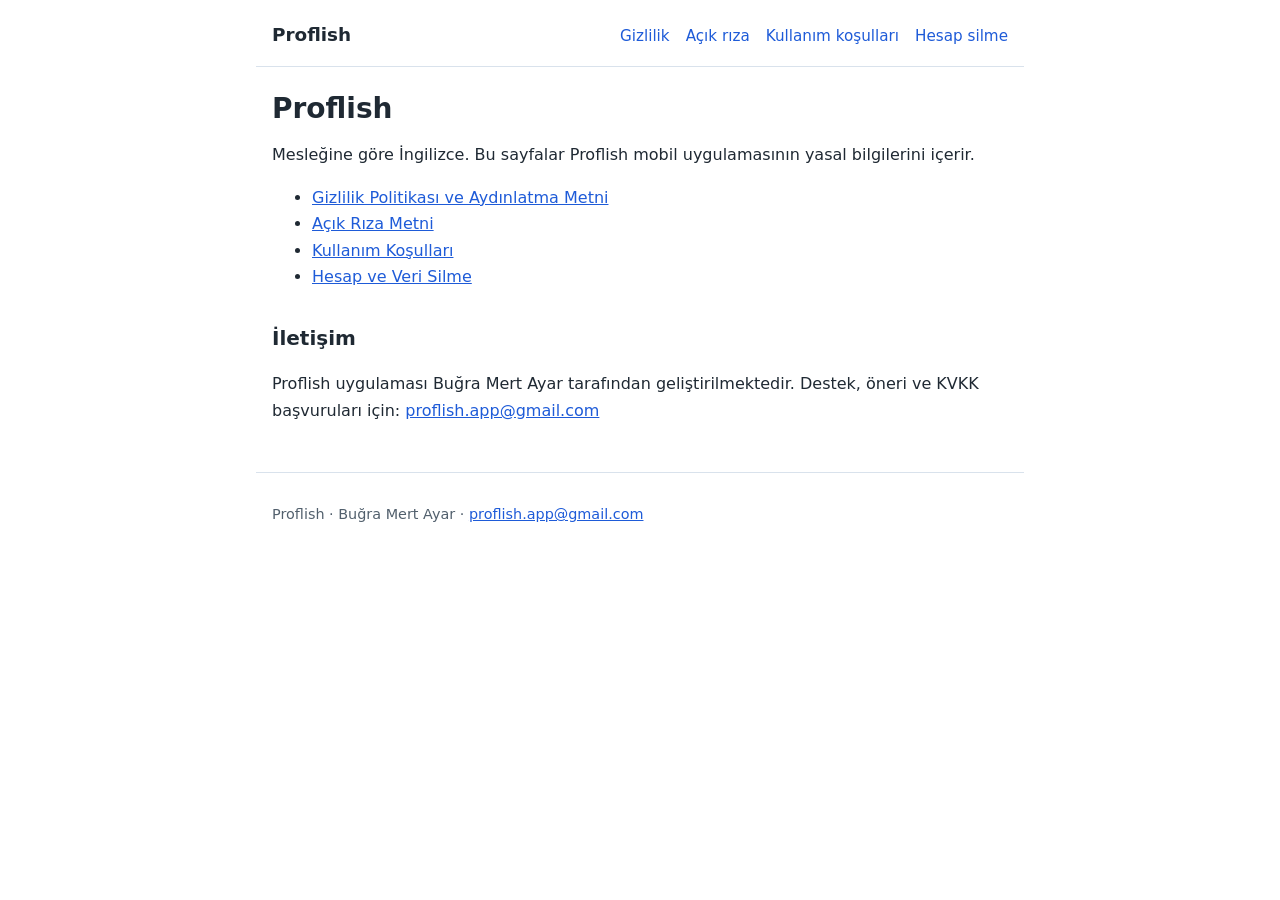
<file: index.html>
<!doctype html>
<html lang="tr">
  <head>
    <meta charset="utf-8" />
    <meta name="viewport" content="width=device-width, initial-scale=1" />
    <title>Proflish Yasal Bilgiler</title>
    <meta name="description" content="Proflish uygulamasının gizlilik politikası, kullanım koşulları ve hesap silme bilgileri." />
    <link rel="stylesheet" href="style.css" />
  </head>
  <body>
    <header class="site-header">
      <a class="brand" href="index.html">Proflish</a>
      <nav aria-label="Yasal sayfalar">
        <a href="privacy.html">Gizlilik</a>
        <a href="consent.html">Açık rıza</a>
        <a href="terms.html">Kullanım koşulları</a>
        <a href="delete-account.html">Hesap silme</a>
      </nav>
    </header>

    <main>
      <h1>Proflish</h1>
      <p>Mesleğine göre İngilizce. Bu sayfalar Proflish mobil uygulamasının yasal bilgilerini içerir.</p>
      <ul>
        <li><a href="privacy.html">Gizlilik Politikası ve Aydınlatma Metni</a></li>
        <li><a href="consent.html">Açık Rıza Metni</a></li>
        <li><a href="terms.html">Kullanım Koşulları</a></li>
        <li><a href="delete-account.html">Hesap ve Veri Silme</a></li>
      </ul>
      <h2>İletişim</h2>
      <p>
        Proflish uygulaması Buğra Mert Ayar tarafından geliştirilmektedir. Destek, öneri ve KVKK başvuruları için:
        <a href="mailto:proflish.app@gmail.com">proflish.app@gmail.com</a>
      </p>
    </main>

    <footer class="site-footer">
      <p>Proflish · Buğra Mert Ayar · <a href="mailto:proflish.app@gmail.com">proflish.app@gmail.com</a></p>
    </footer>
  </body>
</html>
</file>
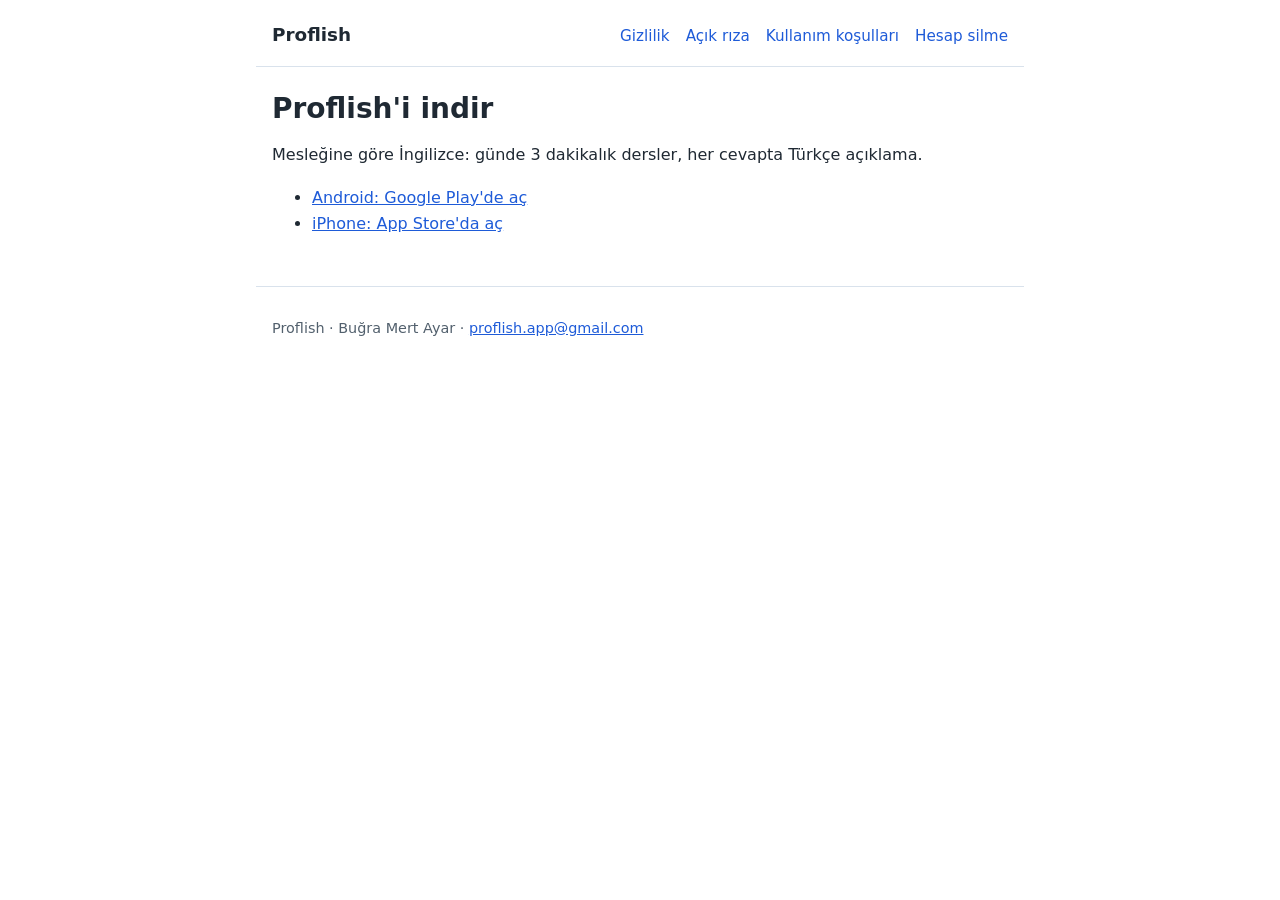
<file: app.html>
<!doctype html>
<html lang="tr">
  <head>
    <meta charset="utf-8" />
    <meta name="viewport" content="width=device-width, initial-scale=1" />
    <title>Proflish'i indir</title>
    <meta name="description" content="Proflish: mesleğine göre İngilizce. Uygulamayı telefonunun mağazasından indir." />
    <link rel="stylesheet" href="style.css" />
    <script>
      // The app shares this page ("Uygulamayı paylaş"). It sends each phone to its own store, so the receiver never
      // lands in the wrong one. The links must match `apps/mobile/src/config/store.ts`, except that the App Store
      // link names the Turkish storefront: the app is sold in Turkiye only, and a browser outside it would otherwise
      // open its own storefront and show "The page you're looking for can't be found".
      (function () {
        var PLAY_LISTING = 'https://play.google.com/store/apps/details?id=com.proflish.app';
        var APP_STORE_LISTING = 'https://apps.apple.com/tr/app/id6836237674';
        // One switch per store. A listing does not open before the app is public there, so with the switch off the
        // phone stays on this page instead of landing on a dead link. When a store goes live, set its switch to true
        // and replace its line in the list below with a link to the listing.
        // True since the production release on Google Play (2026-11-23).
        var PLAY_LIVE = true;
        // True since the App Store release.
        var APP_STORE_LIVE = true;
        var agent = navigator.userAgent || '';
        if (/Android/i.test(agent)) {
          if (PLAY_LIVE) location.replace(PLAY_LISTING);
        } else if (APP_STORE_LIVE && /iPhone|iPad|iPod/i.test(agent)) location.replace(APP_STORE_LISTING);
      })();
    </script>
  </head>
  <body>
    <header class="site-header">
      <a class="brand" href="index.html">Proflish</a>
      <nav aria-label="Yasal sayfalar">
        <a href="privacy.html">Gizlilik</a>
        <a href="consent.html">Açık rıza</a>
        <a href="terms.html">Kullanım koşulları</a>
        <a href="delete-account.html">Hesap silme</a>
      </nav>
    </header>

    <main>
      <h1>Proflish'i indir</h1>
      <p>Mesleğine göre İngilizce: günde 3 dakikalık dersler, her cevapta Türkçe açıklama.</p>
      <ul>
        <li><a href="https://play.google.com/store/apps/details?id=com.proflish.app">Android: Google Play'de aç</a></li>
        <li><a href="https://apps.apple.com/tr/app/id6836237674">iPhone: App Store'da aç</a></li>
      </ul>
    </main>

    <footer class="site-footer">
      <p>Proflish · Buğra Mert Ayar · <a href="mailto:proflish.app@gmail.com">proflish.app@gmail.com</a></p>
    </footer>
  </body>
</html>
</file>
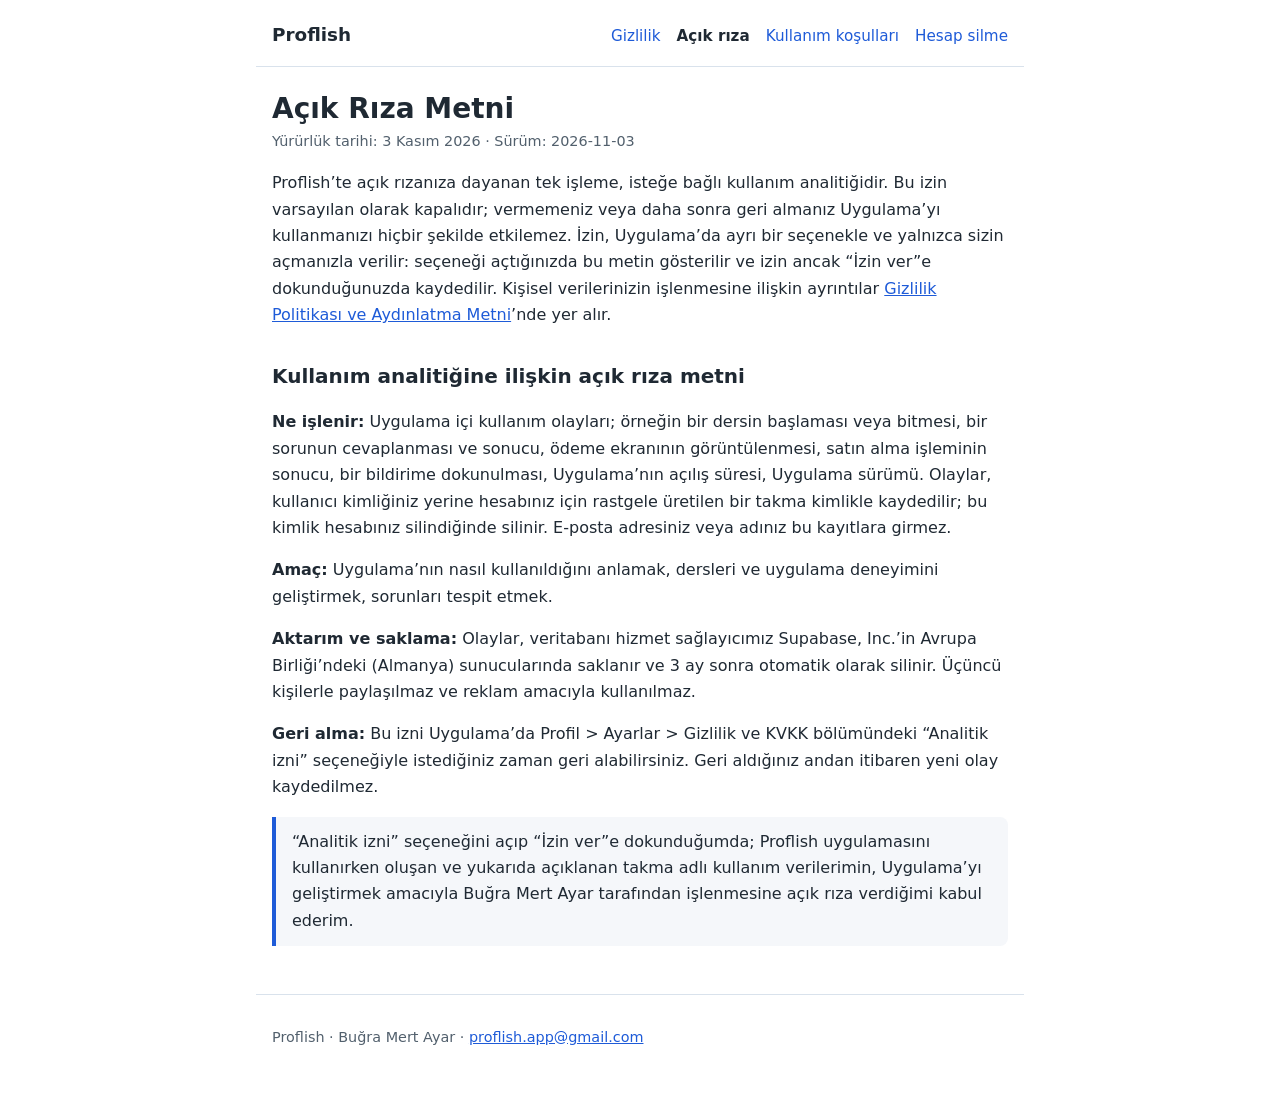
<file: consent.html>
<!doctype html>
<html lang="tr">
  <head>
    <meta charset="utf-8" />
    <meta name="viewport" content="width=device-width, initial-scale=1" />
    <title>Proflish Açık Rıza Metni</title>
    <meta name="description" content="Proflish uygulamasındaki isteğe bağlı kullanım analitiği iznine ilişkin açık rıza metni." />
    <link rel="stylesheet" href="style.css" />
  </head>
  <body>
    <header class="site-header">
      <a class="brand" href="index.html">Proflish</a>
      <nav aria-label="Yasal sayfalar">
        <a href="privacy.html">Gizlilik</a>
        <a href="consent.html" aria-current="page">Açık rıza</a>
        <a href="terms.html">Kullanım koşulları</a>
        <a href="delete-account.html">Hesap silme</a>
      </nav>
    </header>

    <main>
      <h1>Açık Rıza Metni</h1>
      <p class="meta">Yürürlük tarihi: 3 Kasım 2026 · Sürüm: 2026-11-03</p>

      <p>
        Proflish’te açık rızanıza dayanan tek işleme, isteğe bağlı kullanım analitiğidir. Bu izin varsayılan olarak
        kapalıdır; vermemeniz veya daha sonra geri almanız Uygulama’yı kullanmanızı hiçbir şekilde etkilemez. İzin,
        Uygulama’da ayrı bir seçenekle ve yalnızca sizin açmanızla verilir: seçeneği açtığınızda bu metin gösterilir ve
        izin ancak “İzin ver”e dokunduğunuzda kaydedilir. Kişisel verilerinizin işlenmesine ilişkin
        ayrıntılar <a href="privacy.html">Gizlilik Politikası ve Aydınlatma Metni</a>’nde yer alır.
      </p>

      <h2 id="analitik">Kullanım analitiğine ilişkin açık rıza metni</h2>
      <p>
        <strong>Ne işlenir:</strong> Uygulama içi kullanım olayları; örneğin bir dersin başlaması veya bitmesi, bir
        sorunun cevaplanması ve sonucu, ödeme ekranının görüntülenmesi, satın alma işleminin sonucu, bir bildirime
        dokunulması, Uygulama’nın açılış süresi, Uygulama sürümü. Olaylar, kullanıcı kimliğiniz yerine hesabınız için
        rastgele üretilen bir takma kimlikle kaydedilir; bu kimlik hesabınız silindiğinde silinir. E-posta adresiniz veya
        adınız bu kayıtlara girmez.
      </p>
      <p>
        <strong>Amaç:</strong> Uygulama’nın nasıl kullanıldığını anlamak, dersleri ve uygulama deneyimini geliştirmek,
        sorunları tespit etmek.
      </p>
      <p>
        <strong>Aktarım ve saklama:</strong> Olaylar, veritabanı hizmet sağlayıcımız Supabase, Inc.’in Avrupa Birliği’ndeki
        (Almanya) sunucularında saklanır ve 3 ay sonra otomatik olarak silinir. Üçüncü kişilerle paylaşılmaz ve reklam
        amacıyla kullanılmaz.
      </p>
      <p>
        <strong>Geri alma:</strong> Bu izni Uygulama’da Profil &gt; Ayarlar &gt; Gizlilik ve KVKK bölümündeki “Analitik
        izni” seçeneğiyle istediğiniz zaman geri alabilirsiniz. Geri aldığınız andan itibaren yeni olay kaydedilmez.
      </p>
      <p class="consent-statement">
        “Analitik izni” seçeneğini açıp “İzin ver”e dokunduğumda; Proflish uygulamasını kullanırken oluşan ve yukarıda açıklanan takma adlı
        kullanım verilerimin, Uygulama’yı geliştirmek amacıyla Buğra Mert Ayar tarafından işlenmesine açık rıza verdiğimi
        kabul ederim.
      </p>
    </main>

    <footer class="site-footer">
      <p>Proflish · Buğra Mert Ayar · <a href="mailto:proflish.app@gmail.com">proflish.app@gmail.com</a></p>
    </footer>
  </body>
</html>
</file>
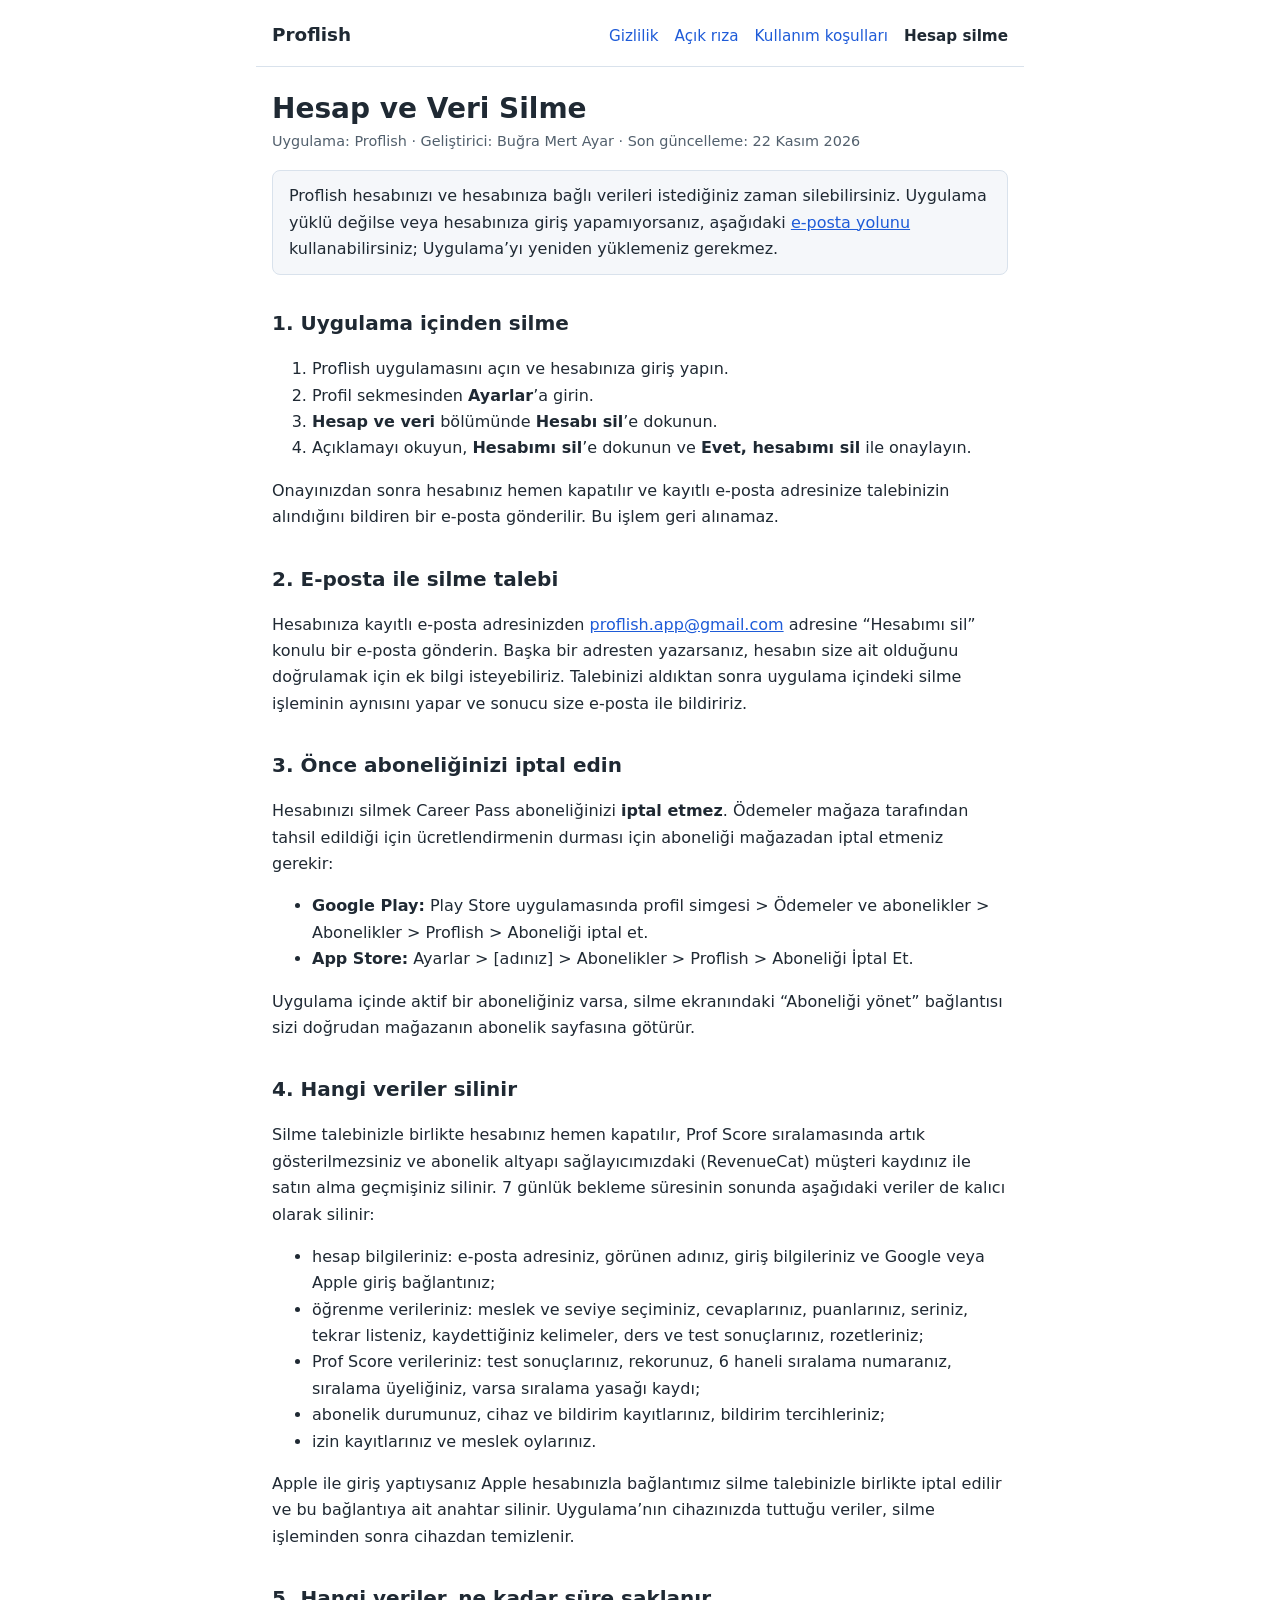
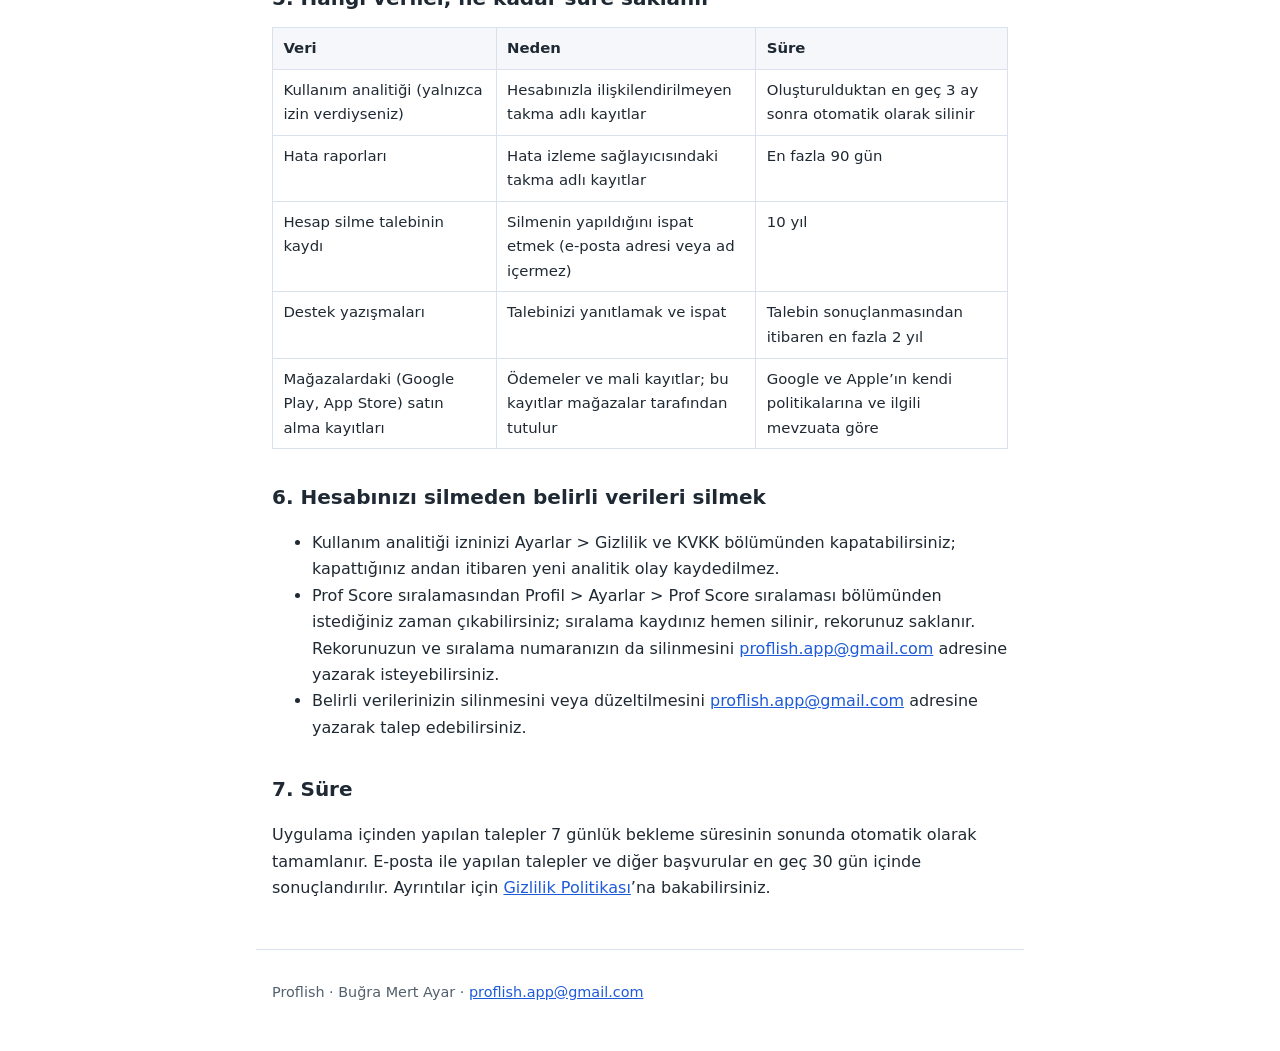
<file: delete-account.html>
<!doctype html>
<html lang="tr">
  <head>
    <meta charset="utf-8" />
    <meta name="viewport" content="width=device-width, initial-scale=1" />
    <title>Proflish Hesap ve Veri Silme</title>
    <meta name="description" content="Proflish hesabınızı ve verilerinizi nasıl silebileceğiniz, nelerin silindiği ve ne kadar süre saklandığı." />
    <link rel="stylesheet" href="style.css" />
  </head>
  <body>
    <header class="site-header">
      <a class="brand" href="index.html">Proflish</a>
      <nav aria-label="Yasal sayfalar">
        <a href="privacy.html">Gizlilik</a>
        <a href="consent.html">Açık rıza</a>
        <a href="terms.html">Kullanım koşulları</a>
        <a href="delete-account.html" aria-current="page">Hesap silme</a>
      </nav>
    </header>

    <main>
      <h1>Hesap ve Veri Silme</h1>
      <p class="meta">Uygulama: Proflish · Geliştirici: Buğra Mert Ayar · Son güncelleme: 22 Kasım 2026</p>

      <p class="notice">
        Proflish hesabınızı ve hesabınıza bağlı verileri istediğiniz zaman silebilirsiniz. Uygulama yüklü değilse veya
        hesabınıza giriş yapamıyorsanız, aşağıdaki <a href="#e-posta">e-posta yolunu</a> kullanabilirsiniz; Uygulama’yı
        yeniden yüklemeniz gerekmez.
      </p>

      <h2 id="uygulama">1. Uygulama içinden silme</h2>
      <ol>
        <li>Proflish uygulamasını açın ve hesabınıza giriş yapın.</li>
        <li>Profil sekmesinden <strong>Ayarlar</strong>’a girin.</li>
        <li><strong>Hesap ve veri</strong> bölümünde <strong>Hesabı sil</strong>’e dokunun.</li>
        <li>Açıklamayı okuyun, <strong>Hesabımı sil</strong>’e dokunun ve <strong>Evet, hesabımı sil</strong> ile onaylayın.</li>
      </ol>
      <p>
        Onayınızdan sonra hesabınız hemen kapatılır ve kayıtlı e-posta adresinize talebinizin alındığını bildiren bir
        e-posta gönderilir. Bu işlem geri alınamaz.
      </p>

      <h2 id="e-posta">2. E-posta ile silme talebi</h2>
      <p>
        Hesabınıza kayıtlı e-posta adresinizden
        <a href="mailto:proflish.app@gmail.com?subject=Hesab%C4%B1m%C4%B1%20sil">proflish.app@gmail.com</a> adresine
        “Hesabımı sil” konulu bir e-posta gönderin. Başka bir adresten yazarsanız, hesabın size ait olduğunu doğrulamak
        için ek bilgi isteyebiliriz. Talebinizi aldıktan sonra uygulama içindeki silme işleminin aynısını yapar ve sonucu
        size e-posta ile bildiririz.
      </p>

      <h2 id="abonelik">3. Önce aboneliğinizi iptal edin</h2>
      <p>
        Hesabınızı silmek Career Pass aboneliğinizi <strong>iptal etmez</strong>. Ödemeler mağaza tarafından tahsil
        edildiği için ücretlendirmenin durması için aboneliği mağazadan iptal etmeniz gerekir:
      </p>
      <ul>
        <li>
          <strong>Google Play:</strong> Play Store uygulamasında profil simgesi &gt; Ödemeler ve abonelikler &gt;
          Abonelikler &gt; Proflish &gt; Aboneliği iptal et.
        </li>
        <li>
          <strong>App Store:</strong> Ayarlar &gt; [adınız] &gt; Abonelikler &gt; Proflish &gt; Aboneliği İptal Et.
        </li>
      </ul>
      <p>
        Uygulama içinde aktif bir aboneliğiniz varsa, silme ekranındaki “Aboneliği yönet” bağlantısı sizi doğrudan
        mağazanın abonelik sayfasına götürür.
      </p>

      <h2 id="silinenler">4. Hangi veriler silinir</h2>
      <p>
        Silme talebinizle birlikte hesabınız hemen kapatılır, Prof Score sıralamasında artık gösterilmezsiniz ve abonelik
        altyapı sağlayıcımızdaki (RevenueCat) müşteri kaydınız ile satın alma geçmişiniz silinir. 7 günlük bekleme süresinin sonunda aşağıdaki veriler de kalıcı olarak
        silinir:
      </p>
      <ul>
        <li>hesap bilgileriniz: e-posta adresiniz, görünen adınız, giriş bilgileriniz ve Google veya Apple giriş bağlantınız;</li>
        <li>öğrenme verileriniz: meslek ve seviye seçiminiz, cevaplarınız, puanlarınız, seriniz, tekrar listeniz, kaydettiğiniz kelimeler, ders ve test sonuçlarınız, rozetleriniz;</li>
        <li>Prof Score verileriniz: test sonuçlarınız, rekorunuz, 6 haneli sıralama numaranız, sıralama üyeliğiniz, varsa sıralama yasağı kaydı;</li>
        <li>abonelik durumunuz, cihaz ve bildirim kayıtlarınız, bildirim tercihleriniz;</li>
        <li>izin kayıtlarınız ve meslek oylarınız.</li>
      </ul>
      <p>
        Apple ile giriş yaptıysanız Apple hesabınızla bağlantımız silme talebinizle birlikte iptal edilir ve bu bağlantıya
        ait anahtar silinir. Uygulama’nın cihazınızda tuttuğu veriler, silme işleminden sonra cihazdan temizlenir.
      </p>

      <h2 id="saklananlar">5. Hangi veriler, ne kadar süre saklanır</h2>
      <div class="table-wrap">
        <table>
          <thead>
            <tr>
              <th scope="col">Veri</th>
              <th scope="col">Neden</th>
              <th scope="col">Süre</th>
            </tr>
          </thead>
          <tbody>
            <tr>
              <td>Kullanım analitiği (yalnızca izin verdiyseniz)</td>
              <td>Hesabınızla ilişkilendirilmeyen takma adlı kayıtlar</td>
              <td>Oluşturulduktan en geç 3 ay sonra otomatik olarak silinir</td>
            </tr>
            <tr>
              <td>Hata raporları</td>
              <td>Hata izleme sağlayıcısındaki takma adlı kayıtlar</td>
              <td>En fazla 90 gün</td>
            </tr>
            <tr>
              <td>Hesap silme talebinin kaydı</td>
              <td>Silmenin yapıldığını ispat etmek (e-posta adresi veya ad içermez)</td>
              <td>10 yıl</td>
            </tr>
            <tr>
              <td>Destek yazışmaları</td>
              <td>Talebinizi yanıtlamak ve ispat</td>
              <td>Talebin sonuçlanmasından itibaren en fazla 2 yıl</td>
            </tr>
            <tr>
              <td>Mağazalardaki (Google Play, App Store) satın alma kayıtları</td>
              <td>Ödemeler ve mali kayıtlar; bu kayıtlar mağazalar tarafından tutulur</td>
              <td>Google ve Apple’ın kendi politikalarına ve ilgili mevzuata göre</td>
            </tr>
          </tbody>
        </table>
      </div>

      <h2 id="kismi">6. Hesabınızı silmeden belirli verileri silmek</h2>
      <ul>
        <li>
          Kullanım analitiği izninizi Ayarlar &gt; Gizlilik ve KVKK bölümünden kapatabilirsiniz; kapattığınız andan
          itibaren yeni analitik olay kaydedilmez.
        </li>
        <li>
          Prof Score sıralamasından Profil &gt; Ayarlar &gt; Prof Score sıralaması bölümünden istediğiniz zaman
          çıkabilirsiniz; sıralama kaydınız hemen silinir, rekorunuz saklanır. Rekorunuzun ve sıralama numaranızın da
          silinmesini <a href="mailto:proflish.app@gmail.com?subject=Veri%20silme%20talebi">proflish.app@gmail.com</a>
          adresine yazarak isteyebilirsiniz.
        </li>
        <li>
          Belirli verilerinizin silinmesini veya düzeltilmesini
          <a href="mailto:proflish.app@gmail.com?subject=Veri%20silme%20talebi">proflish.app@gmail.com</a> adresine
          yazarak talep edebilirsiniz.
        </li>
      </ul>

      <h2 id="sure">7. Süre</h2>
      <p>
        Uygulama içinden yapılan talepler 7 günlük bekleme süresinin sonunda otomatik olarak tamamlanır. E-posta ile
        yapılan talepler ve diğer başvurular en geç 30 gün içinde sonuçlandırılır. Ayrıntılar için
        <a href="privacy.html#saklama">Gizlilik Politikası</a>’na bakabilirsiniz.
      </p>
    </main>

    <footer class="site-footer">
      <p>Proflish · Buğra Mert Ayar · <a href="mailto:proflish.app@gmail.com">proflish.app@gmail.com</a></p>
    </footer>
  </body>
</html>
</file>
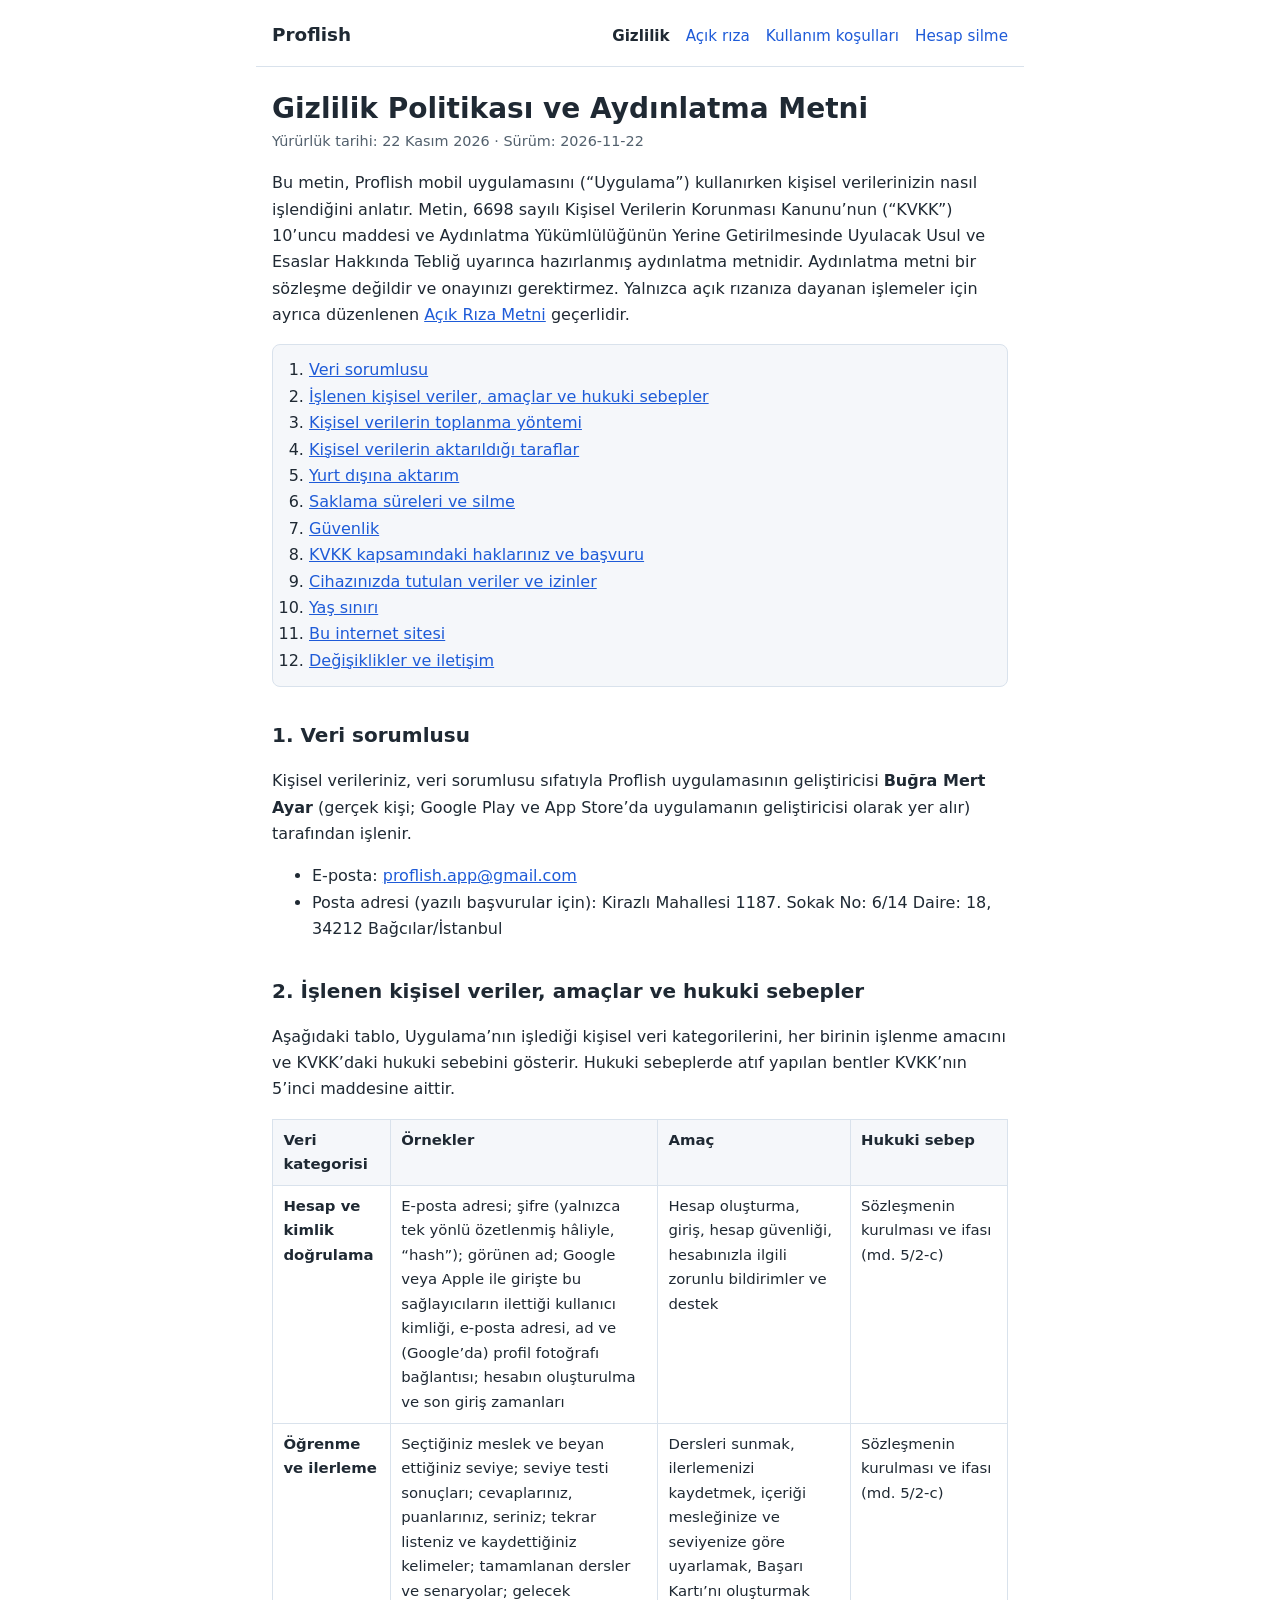
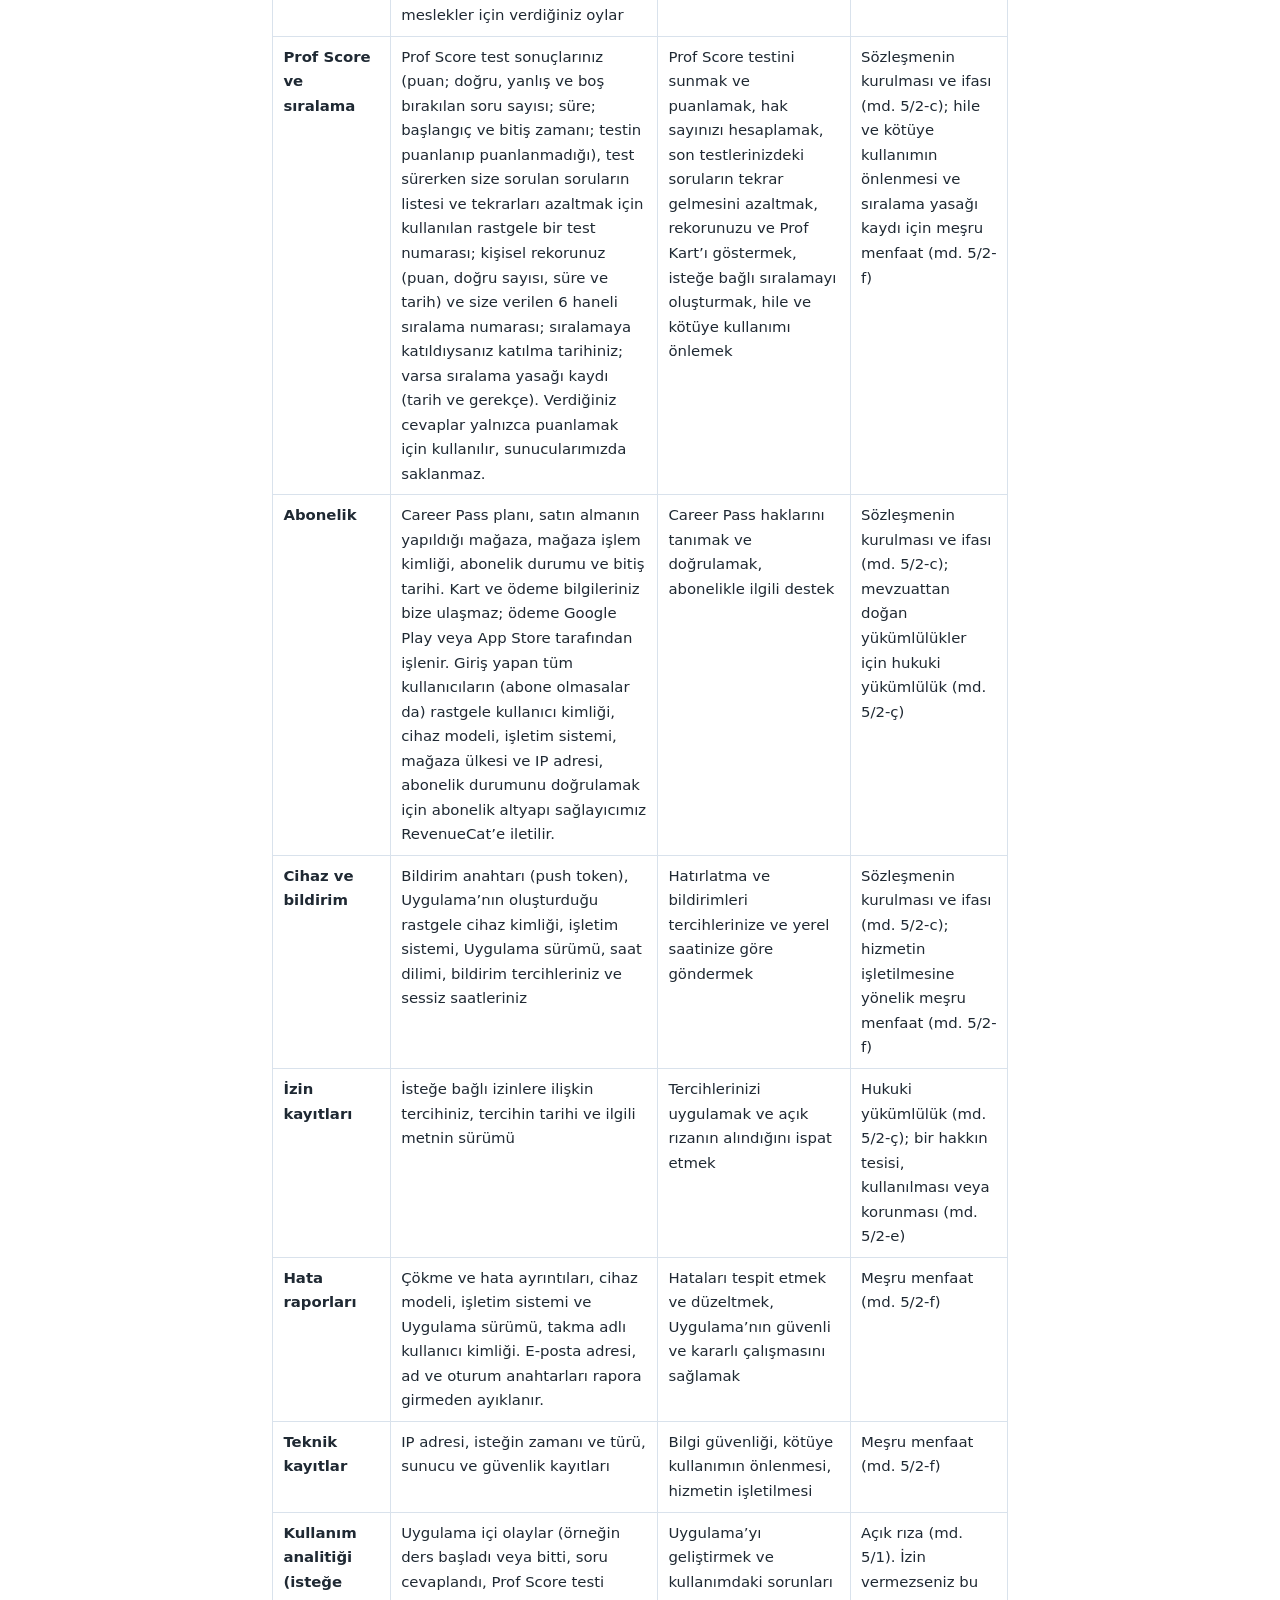
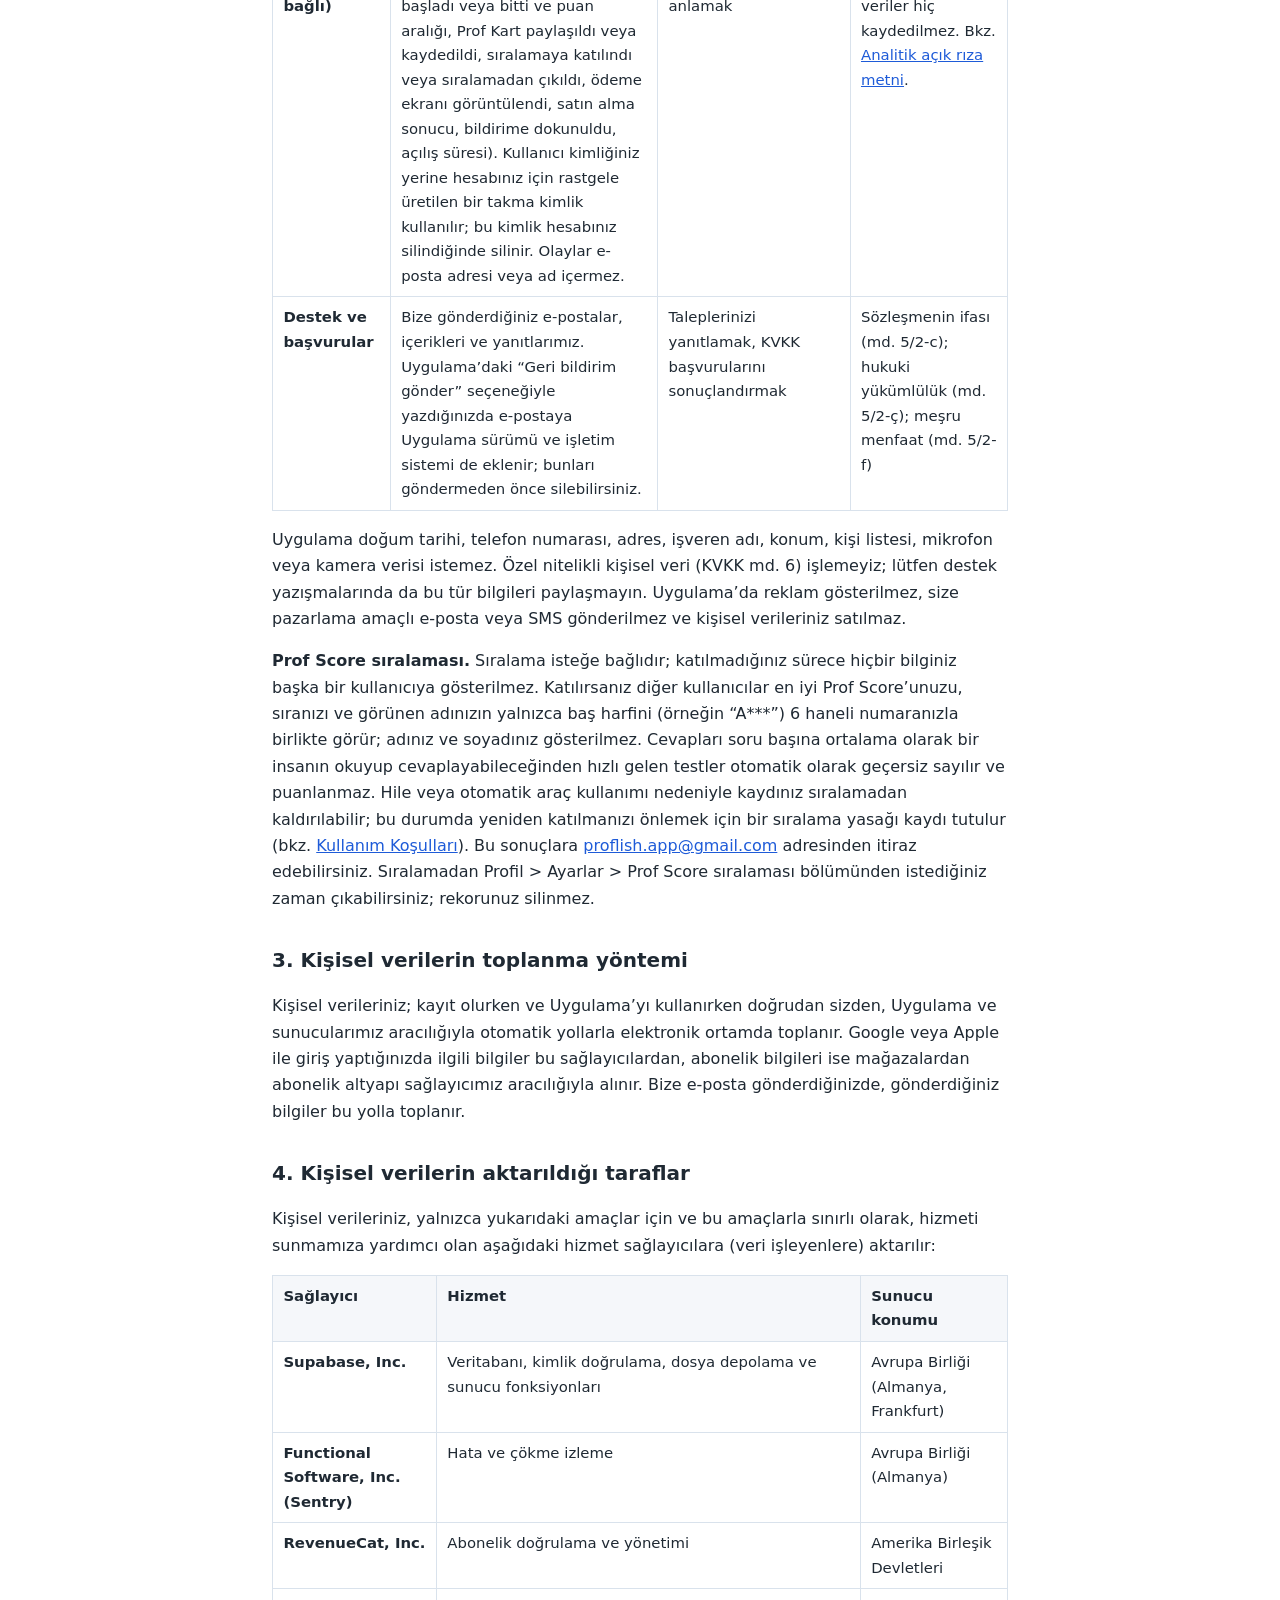
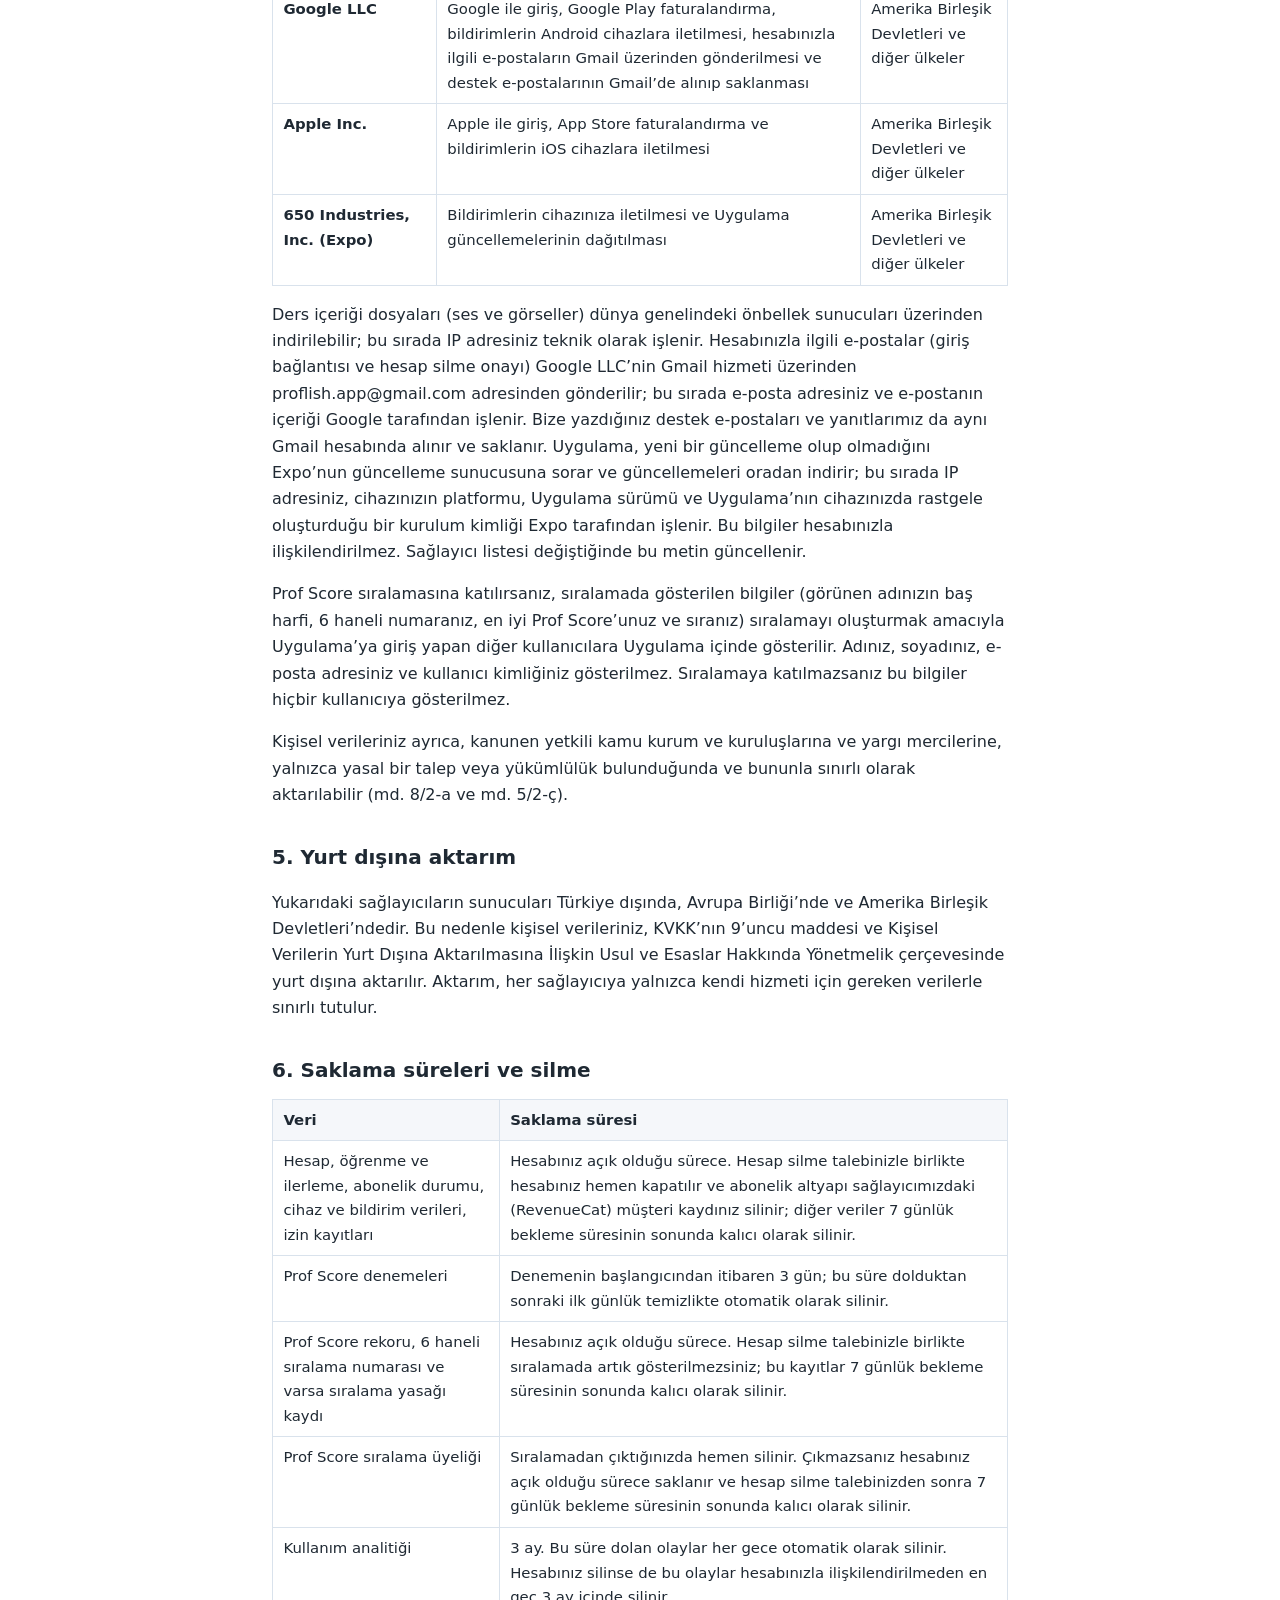
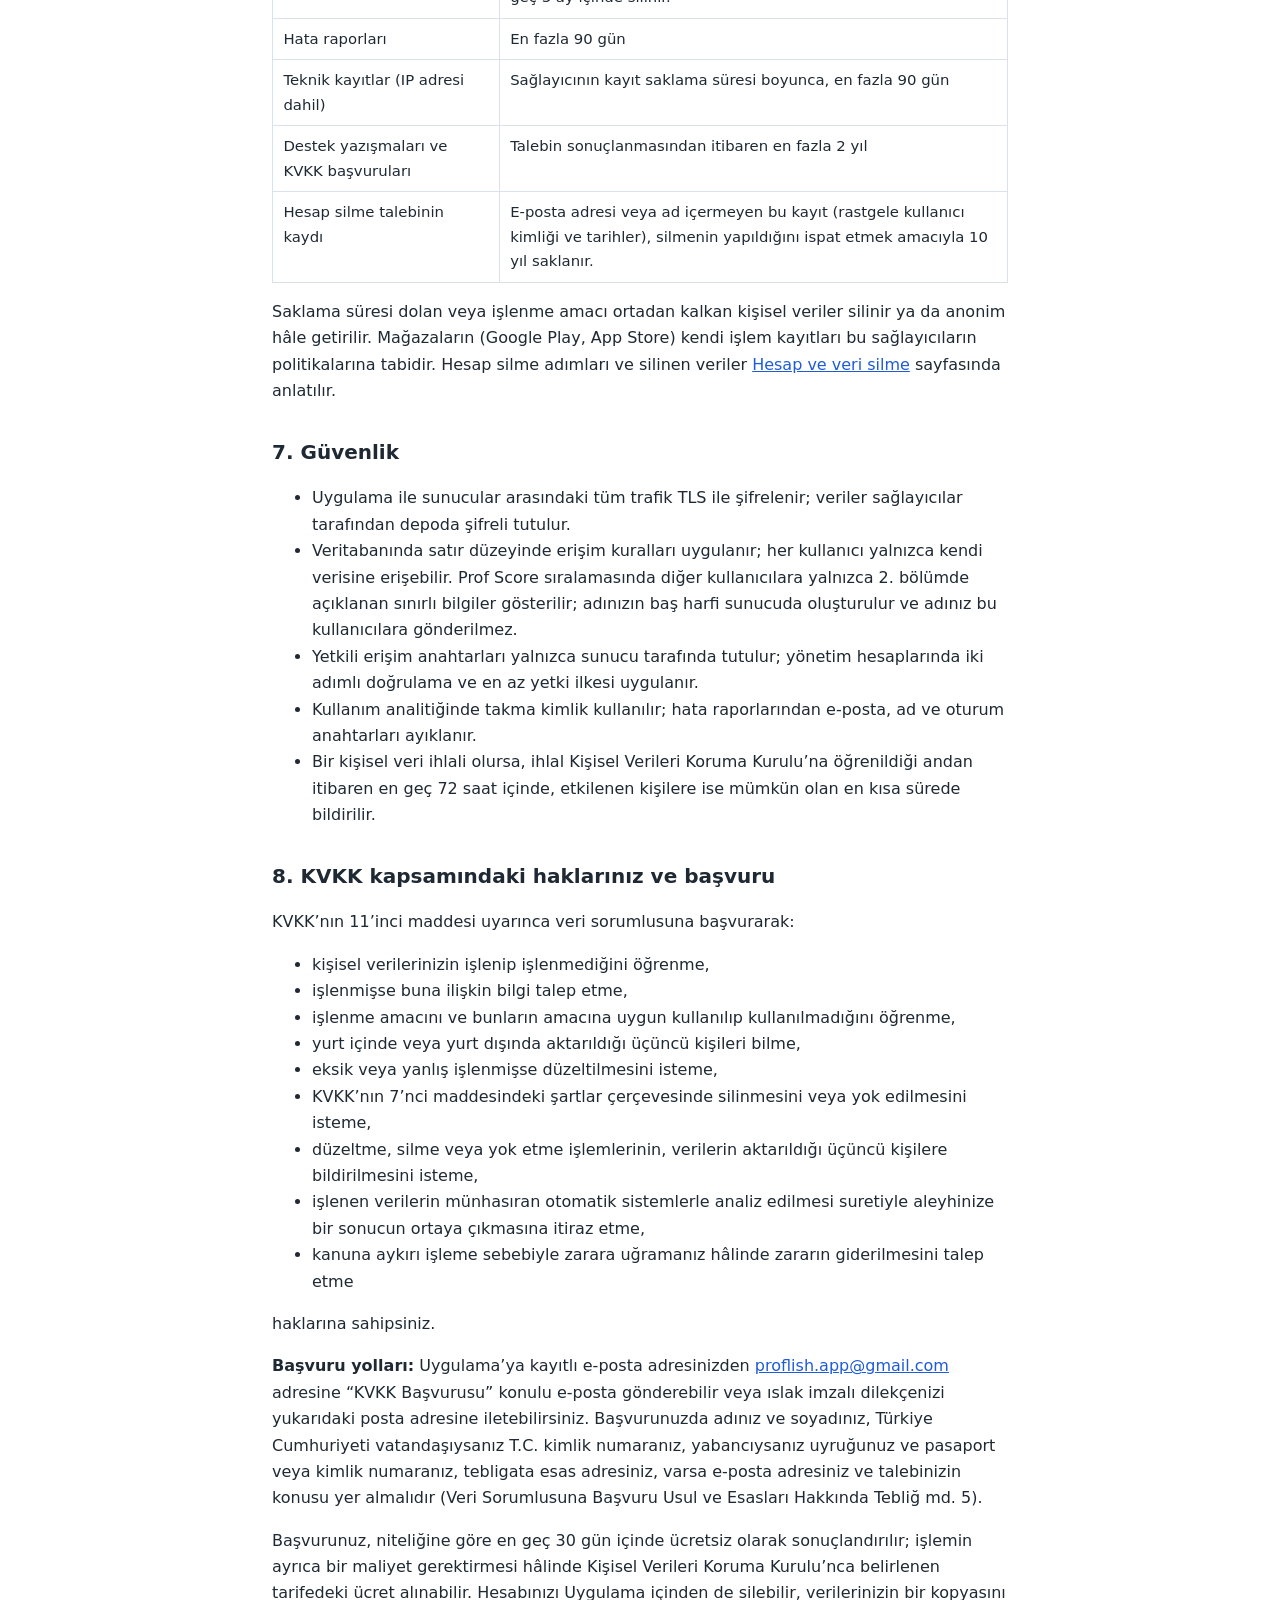
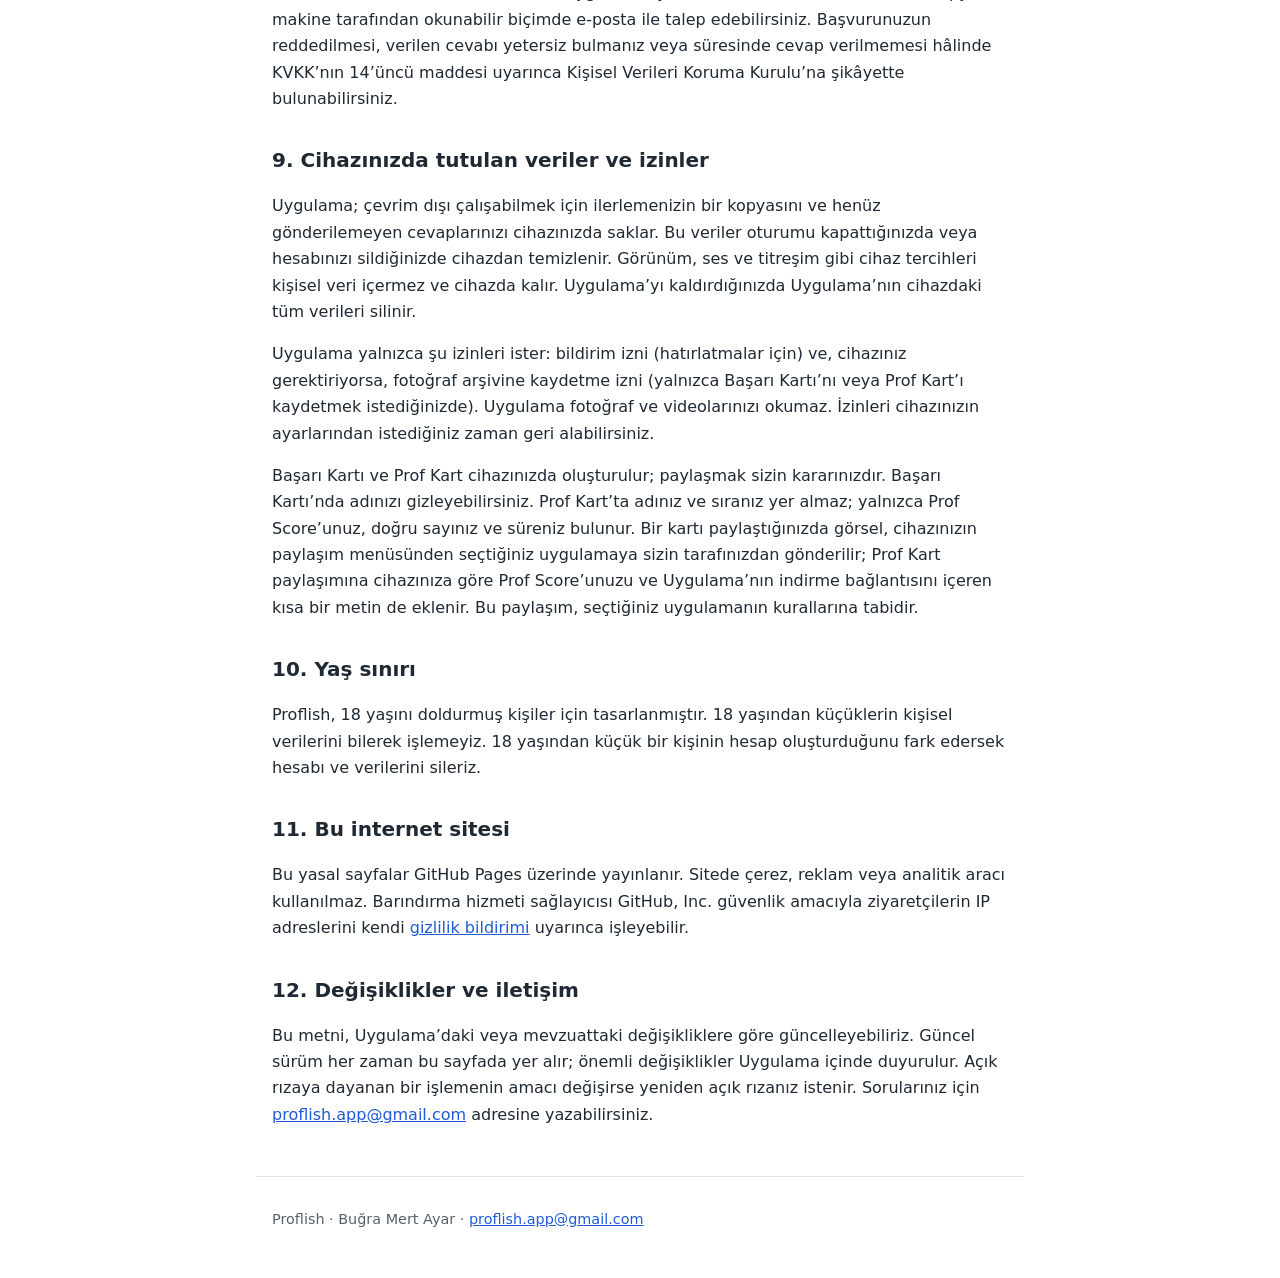
<file: privacy.html>
<!doctype html>
<html lang="tr">
  <head>
    <meta charset="utf-8" />
    <meta name="viewport" content="width=device-width, initial-scale=1" />
    <title>Proflish Gizlilik Politikası ve Aydınlatma Metni</title>
    <meta name="description" content="Proflish uygulamasında kişisel verilerin işlenmesine ilişkin gizlilik politikası ve KVKK aydınlatma metni." />
    <link rel="stylesheet" href="style.css" />
  </head>
  <body>
    <header class="site-header">
      <a class="brand" href="index.html">Proflish</a>
      <nav aria-label="Yasal sayfalar">
        <a href="privacy.html" aria-current="page">Gizlilik</a>
        <a href="consent.html">Açık rıza</a>
        <a href="terms.html">Kullanım koşulları</a>
        <a href="delete-account.html">Hesap silme</a>
      </nav>
    </header>

    <main>
      <h1>Gizlilik Politikası ve Aydınlatma Metni</h1>
      <p class="meta">Yürürlük tarihi: 22 Kasım 2026 · Sürüm: 2026-11-22</p>

      <p>
        Bu metin, Proflish mobil uygulamasını (“Uygulama”) kullanırken kişisel verilerinizin nasıl işlendiğini anlatır.
        Metin, 6698 sayılı Kişisel Verilerin Korunması Kanunu’nun (“KVKK”) 10’uncu maddesi ve Aydınlatma
        Yükümlülüğünün Yerine Getirilmesinde Uyulacak Usul ve Esaslar Hakkında Tebliğ uyarınca hazırlanmış aydınlatma
        metnidir. Aydınlatma metni bir sözleşme değildir ve onayınızı gerektirmez. Yalnızca açık rızanıza dayanan
        işlemeler için ayrıca düzenlenen <a href="consent.html">Açık Rıza Metni</a> geçerlidir.
      </p>

      <nav class="toc" aria-label="İçindekiler">
        <ol>
          <li><a href="#veri-sorumlusu">Veri sorumlusu</a></li>
          <li><a href="#islenen-veriler">İşlenen kişisel veriler, amaçlar ve hukuki sebepler</a></li>
          <li><a href="#toplama-yontemi">Kişisel verilerin toplanma yöntemi</a></li>
          <li><a href="#aktarim">Kişisel verilerin aktarıldığı taraflar</a></li>
          <li><a href="#yurt-disi">Yurt dışına aktarım</a></li>
          <li><a href="#saklama">Saklama süreleri ve silme</a></li>
          <li><a href="#guvenlik">Güvenlik</a></li>
          <li><a href="#haklar">KVKK kapsamındaki haklarınız ve başvuru</a></li>
          <li><a href="#cihaz">Cihazınızda tutulan veriler ve izinler</a></li>
          <li><a href="#yas">Yaş sınırı</a></li>
          <li><a href="#site">Bu internet sitesi</a></li>
          <li><a href="#degisiklikler">Değişiklikler ve iletişim</a></li>
        </ol>
      </nav>

      <h2 id="veri-sorumlusu">1. Veri sorumlusu</h2>
      <p>
        Kişisel verileriniz, veri sorumlusu sıfatıyla Proflish uygulamasının geliştiricisi
        <strong>Buğra Mert Ayar</strong> (gerçek kişi; Google Play ve App Store’da uygulamanın geliştiricisi olarak yer
        alır) tarafından işlenir.
      </p>
      <ul>
        <li>E-posta: <a href="mailto:proflish.app@gmail.com">proflish.app@gmail.com</a></li>
        <li>Posta adresi (yazılı başvurular için): Kirazlı Mahallesi 1187. Sokak No: 6/14 Daire: 18, 34212 Bağcılar/İstanbul</li>
      </ul>

      <h2 id="islenen-veriler">2. İşlenen kişisel veriler, amaçlar ve hukuki sebepler</h2>
      <p>
        Aşağıdaki tablo, Uygulama’nın işlediği kişisel veri kategorilerini, her birinin işlenme amacını ve KVKK’daki
        hukuki sebebini gösterir. Hukuki sebeplerde atıf yapılan bentler KVKK’nın 5’inci maddesine aittir.
      </p>
      <div class="table-wrap">
        <table>
          <thead>
            <tr>
              <th scope="col">Veri kategorisi</th>
              <th scope="col">Örnekler</th>
              <th scope="col">Amaç</th>
              <th scope="col">Hukuki sebep</th>
            </tr>
          </thead>
          <tbody>
            <tr>
              <th scope="row">Hesap ve kimlik doğrulama</th>
              <td>
                E-posta adresi; şifre (yalnızca tek yönlü özetlenmiş hâliyle, “hash”); görünen ad; Google veya Apple ile
                girişte bu sağlayıcıların ilettiği kullanıcı kimliği, e-posta adresi, ad ve (Google’da) profil fotoğrafı
                bağlantısı; hesabın oluşturulma ve son giriş zamanları
              </td>
              <td>Hesap oluşturma, giriş, hesap güvenliği, hesabınızla ilgili zorunlu bildirimler ve destek</td>
              <td>Sözleşmenin kurulması ve ifası (md. 5/2-c)</td>
            </tr>
            <tr>
              <th scope="row">Öğrenme ve ilerleme</th>
              <td>
                Seçtiğiniz meslek ve beyan ettiğiniz seviye; seviye testi sonuçları; cevaplarınız, puanlarınız, seriniz;
                tekrar listeniz ve kaydettiğiniz kelimeler; tamamlanan dersler ve senaryolar; gelecek meslekler için
                verdiğiniz oylar
              </td>
              <td>
                Dersleri sunmak, ilerlemenizi kaydetmek, içeriği mesleğinize ve seviyenize göre uyarlamak, Başarı
                Kartı’nı oluşturmak
              </td>
              <td>Sözleşmenin kurulması ve ifası (md. 5/2-c)</td>
            </tr>
            <tr>
              <th scope="row">Prof Score ve sıralama</th>
              <td>
                Prof Score test sonuçlarınız (puan; doğru, yanlış ve boş bırakılan soru sayısı; süre; başlangıç ve bitiş
                zamanı; testin puanlanıp puanlanmadığı), test sürerken size sorulan soruların listesi ve tekrarları
                azaltmak için kullanılan rastgele bir test numarası; kişisel rekorunuz (puan, doğru sayısı, süre ve
                tarih) ve size verilen 6 haneli sıralama numarası; sıralamaya katıldıysanız katılma tarihiniz; varsa
                sıralama yasağı kaydı (tarih ve gerekçe). Verdiğiniz cevaplar yalnızca puanlamak için kullanılır,
                sunucularımızda saklanmaz.
              </td>
              <td>
                Prof Score testini sunmak ve puanlamak, hak sayınızı hesaplamak, son testlerinizdeki soruların tekrar
                gelmesini azaltmak, rekorunuzu ve Prof Kart’ı göstermek, isteğe bağlı sıralamayı oluşturmak, hile ve
                kötüye kullanımı önlemek
              </td>
              <td>
                Sözleşmenin kurulması ve ifası (md. 5/2-c); hile ve kötüye kullanımın önlenmesi ve sıralama yasağı kaydı
                için meşru menfaat (md. 5/2-f)
              </td>
            </tr>
            <tr>
              <th scope="row">Abonelik</th>
              <td>
                Career Pass planı, satın almanın yapıldığı mağaza, mağaza işlem kimliği, abonelik durumu ve bitiş tarihi.
                Kart ve ödeme bilgileriniz bize ulaşmaz; ödeme Google Play veya App Store tarafından işlenir. Giriş yapan
                tüm kullanıcıların (abone olmasalar da) rastgele kullanıcı kimliği, cihaz modeli, işletim sistemi, mağaza
                ülkesi ve IP adresi, abonelik durumunu doğrulamak için abonelik altyapı sağlayıcımız RevenueCat’e iletilir.
              </td>
              <td>Career Pass haklarını tanımak ve doğrulamak, abonelikle ilgili destek</td>
              <td>
                Sözleşmenin kurulması ve ifası (md. 5/2-c); mevzuattan doğan yükümlülükler için hukuki yükümlülük
                (md. 5/2-ç)
              </td>
            </tr>
            <tr>
              <th scope="row">Cihaz ve bildirim</th>
              <td>
                Bildirim anahtarı (push token), Uygulama’nın oluşturduğu rastgele cihaz kimliği, işletim sistemi,
                Uygulama sürümü, saat dilimi, bildirim tercihleriniz ve sessiz saatleriniz
              </td>
              <td>Hatırlatma ve bildirimleri tercihlerinize ve yerel saatinize göre göndermek</td>
              <td>
                Sözleşmenin kurulması ve ifası (md. 5/2-c); hizmetin işletilmesine yönelik meşru menfaat (md. 5/2-f)
              </td>
            </tr>
            <tr>
              <th scope="row">İzin kayıtları</th>
              <td>İsteğe bağlı izinlere ilişkin tercihiniz, tercihin tarihi ve ilgili metnin sürümü</td>
              <td>Tercihlerinizi uygulamak ve açık rızanın alındığını ispat etmek</td>
              <td>Hukuki yükümlülük (md. 5/2-ç); bir hakkın tesisi, kullanılması veya korunması (md. 5/2-e)</td>
            </tr>
            <tr>
              <th scope="row">Hata raporları</th>
              <td>
                Çökme ve hata ayrıntıları, cihaz modeli, işletim sistemi ve Uygulama sürümü, takma adlı kullanıcı kimliği.
                E-posta adresi, ad ve oturum anahtarları rapora girmeden ayıklanır.
              </td>
              <td>Hataları tespit etmek ve düzeltmek, Uygulama’nın güvenli ve kararlı çalışmasını sağlamak</td>
              <td>Meşru menfaat (md. 5/2-f)</td>
            </tr>
            <tr>
              <th scope="row">Teknik kayıtlar</th>
              <td>IP adresi, isteğin zamanı ve türü, sunucu ve güvenlik kayıtları</td>
              <td>Bilgi güvenliği, kötüye kullanımın önlenmesi, hizmetin işletilmesi</td>
              <td>Meşru menfaat (md. 5/2-f)</td>
            </tr>
            <tr>
              <th scope="row">Kullanım analitiği (isteğe bağlı)</th>
              <td>
                Uygulama içi olaylar (örneğin ders başladı veya bitti, soru cevaplandı, Prof Score testi başladı veya
                bitti ve puan aralığı, Prof Kart paylaşıldı veya kaydedildi, sıralamaya katılındı veya sıralamadan
                çıkıldı, ödeme ekranı görüntülendi, satın alma sonucu, bildirime dokunuldu, açılış süresi). Kullanıcı kimliğiniz yerine hesabınız için rastgele
                üretilen bir takma kimlik kullanılır; bu kimlik hesabınız silindiğinde silinir. Olaylar e-posta adresi
                veya ad içermez.
              </td>
              <td>Uygulama’yı geliştirmek ve kullanımdaki sorunları anlamak</td>
              <td>
                Açık rıza (md. 5/1). İzin vermezseniz bu veriler hiç kaydedilmez. Bkz.
                <a href="consent.html#analitik">Analitik açık rıza metni</a>.
              </td>
            </tr>
            <tr>
              <th scope="row">Destek ve başvurular</th>
              <td>
                Bize gönderdiğiniz e-postalar, içerikleri ve yanıtlarımız. Uygulama’daki “Geri bildirim gönder”
                seçeneğiyle yazdığınızda e-postaya Uygulama sürümü ve işletim sistemi de eklenir; bunları göndermeden önce
                silebilirsiniz.
              </td>
              <td>Taleplerinizi yanıtlamak, KVKK başvurularını sonuçlandırmak</td>
              <td>
                Sözleşmenin ifası (md. 5/2-c); hukuki yükümlülük (md. 5/2-ç); meşru menfaat (md. 5/2-f)
              </td>
            </tr>
          </tbody>
        </table>
      </div>
      <p>
        Uygulama doğum tarihi, telefon numarası, adres, işveren adı, konum, kişi listesi, mikrofon veya kamera verisi
        istemez. Özel nitelikli kişisel veri (KVKK md. 6) işlemeyiz; lütfen destek yazışmalarında da bu tür bilgileri
        paylaşmayın. Uygulama’da reklam gösterilmez, size pazarlama amaçlı e-posta veya SMS gönderilmez ve kişisel
        verileriniz satılmaz.
      </p>
      <p>
        <strong>Prof Score sıralaması.</strong> Sıralama isteğe bağlıdır; katılmadığınız sürece hiçbir bilginiz başka bir
        kullanıcıya gösterilmez. Katılırsanız diğer kullanıcılar en iyi Prof Score’unuzu, sıranızı ve görünen adınızın
        yalnızca baş harfini (örneğin “A***”) 6 haneli numaranızla birlikte görür; adınız ve soyadınız gösterilmez.
        Cevapları soru başına ortalama olarak bir insanın okuyup cevaplayabileceğinden hızlı gelen testler otomatik olarak
        geçersiz sayılır ve puanlanmaz. Hile veya otomatik araç kullanımı nedeniyle kaydınız sıralamadan kaldırılabilir;
        bu durumda yeniden katılmanızı önlemek için bir sıralama yasağı kaydı tutulur (bkz.
        <a href="terms.html#yasaklar">Kullanım Koşulları</a>). Bu sonuçlara
        <a href="mailto:proflish.app@gmail.com">proflish.app@gmail.com</a> adresinden itiraz edebilirsiniz. Sıralamadan
        Profil &gt; Ayarlar &gt; Prof Score sıralaması bölümünden istediğiniz zaman çıkabilirsiniz; rekorunuz silinmez.
      </p>

      <h2 id="toplama-yontemi">3. Kişisel verilerin toplanma yöntemi</h2>
      <p>
        Kişisel verileriniz; kayıt olurken ve Uygulama’yı kullanırken doğrudan sizden, Uygulama ve sunucularımız
        aracılığıyla otomatik yollarla elektronik ortamda toplanır. Google veya Apple ile giriş yaptığınızda ilgili
        bilgiler bu sağlayıcılardan, abonelik bilgileri ise mağazalardan abonelik altyapı sağlayıcımız aracılığıyla
        alınır. Bize e-posta gönderdiğinizde, gönderdiğiniz bilgiler bu yolla toplanır.
      </p>

      <h2 id="aktarim">4. Kişisel verilerin aktarıldığı taraflar</h2>
      <p>
        Kişisel verileriniz, yalnızca yukarıdaki amaçlar için ve bu amaçlarla sınırlı olarak, hizmeti sunmamıza yardımcı
        olan aşağıdaki hizmet sağlayıcılara (veri işleyenlere) aktarılır:
      </p>
      <div class="table-wrap">
        <table>
          <thead>
            <tr>
              <th scope="col">Sağlayıcı</th>
              <th scope="col">Hizmet</th>
              <th scope="col">Sunucu konumu</th>
            </tr>
          </thead>
          <tbody>
            <tr>
              <th scope="row">Supabase, Inc.</th>
              <td>Veritabanı, kimlik doğrulama, dosya depolama ve sunucu fonksiyonları</td>
              <td>Avrupa Birliği (Almanya, Frankfurt)</td>
            </tr>
            <tr>
              <th scope="row">Functional Software, Inc. (Sentry)</th>
              <td>Hata ve çökme izleme</td>
              <td>Avrupa Birliği (Almanya)</td>
            </tr>
            <tr>
              <th scope="row">RevenueCat, Inc.</th>
              <td>Abonelik doğrulama ve yönetimi</td>
              <td>Amerika Birleşik Devletleri</td>
            </tr>
            <tr>
              <th scope="row">Google LLC</th>
              <td>
                Google ile giriş, Google Play faturalandırma, bildirimlerin Android cihazlara iletilmesi, hesabınızla
                ilgili e-postaların Gmail üzerinden gönderilmesi ve destek e-postalarının Gmail’de alınıp saklanması
              </td>
              <td>Amerika Birleşik Devletleri ve diğer ülkeler</td>
            </tr>
            <tr>
              <th scope="row">Apple Inc.</th>
              <td>Apple ile giriş, App Store faturalandırma ve bildirimlerin iOS cihazlara iletilmesi</td>
              <td>Amerika Birleşik Devletleri ve diğer ülkeler</td>
            </tr>
            <tr>
              <th scope="row">650 Industries, Inc. (Expo)</th>
              <td>Bildirimlerin cihazınıza iletilmesi ve Uygulama güncellemelerinin dağıtılması</td>
              <td>Amerika Birleşik Devletleri ve diğer ülkeler</td>
            </tr>
          </tbody>
        </table>
      </div>
      <p>
        Ders içeriği dosyaları (ses ve görseller) dünya genelindeki önbellek sunucuları üzerinden indirilebilir; bu sırada
        IP adresiniz teknik olarak işlenir. Hesabınızla ilgili e-postalar (giriş bağlantısı ve hesap silme onayı) Google LLC’nin Gmail hizmeti üzerinden proflish.app@gmail.com adresinden gönderilir; bu sırada
        e-posta adresiniz ve e-postanın içeriği Google tarafından işlenir. Bize yazdığınız destek e-postaları ve
        yanıtlarımız da aynı Gmail hesabında alınır ve saklanır. Uygulama, yeni bir güncelleme olup olmadığını Expo’nun
        güncelleme sunucusuna sorar ve güncellemeleri oradan indirir; bu sırada IP adresiniz, cihazınızın platformu,
        Uygulama sürümü ve Uygulama’nın cihazınızda rastgele oluşturduğu bir kurulum kimliği Expo tarafından işlenir. Bu
        bilgiler hesabınızla ilişkilendirilmez. Sağlayıcı listesi değiştiğinde bu metin güncellenir.
      </p>
      <p>
        Prof Score sıralamasına katılırsanız, sıralamada gösterilen bilgiler (görünen adınızın baş harfi, 6 haneli
        numaranız, en iyi Prof Score’unuz ve sıranız) sıralamayı oluşturmak amacıyla Uygulama’ya giriş yapan diğer
        kullanıcılara Uygulama içinde gösterilir. Adınız, soyadınız, e-posta adresiniz ve kullanıcı kimliğiniz gösterilmez.
        Sıralamaya katılmazsanız bu bilgiler hiçbir kullanıcıya gösterilmez.
      </p>
      <p>
        Kişisel verileriniz ayrıca, kanunen yetkili kamu kurum ve kuruluşlarına ve yargı mercilerine, yalnızca yasal bir
        talep veya yükümlülük bulunduğunda ve bununla sınırlı olarak aktarılabilir (md. 8/2-a ve md. 5/2-ç).
      </p>

      <h2 id="yurt-disi">5. Yurt dışına aktarım</h2>
      <p>
        Yukarıdaki sağlayıcıların sunucuları Türkiye dışında, Avrupa Birliği’nde ve Amerika Birleşik Devletleri’ndedir.
        Bu nedenle kişisel verileriniz, KVKK’nın 9’uncu maddesi ve Kişisel Verilerin Yurt Dışına Aktarılmasına İlişkin
        Usul ve Esaslar Hakkında Yönetmelik çerçevesinde yurt dışına aktarılır. Aktarım, her sağlayıcıya yalnızca kendi
        hizmeti için gereken verilerle sınırlı tutulur.
      </p>

      <h2 id="saklama">6. Saklama süreleri ve silme</h2>
      <div class="table-wrap">
        <table>
          <thead>
            <tr>
              <th scope="col">Veri</th>
              <th scope="col">Saklama süresi</th>
            </tr>
          </thead>
          <tbody>
            <tr>
              <td>Hesap, öğrenme ve ilerleme, abonelik durumu, cihaz ve bildirim verileri, izin kayıtları</td>
              <td>
                Hesabınız açık olduğu sürece. Hesap silme talebinizle birlikte hesabınız hemen kapatılır ve abonelik altyapı
                sağlayıcımızdaki (RevenueCat) müşteri kaydınız silinir; diğer veriler 7 günlük bekleme süresinin sonunda
                kalıcı olarak silinir.
              </td>
            </tr>
            <tr>
              <td>Prof Score denemeleri</td>
              <td>
                Denemenin başlangıcından itibaren 3 gün; bu süre dolduktan sonraki ilk günlük temizlikte otomatik olarak
                silinir.
              </td>
            </tr>
            <tr>
              <td>Prof Score rekoru, 6 haneli sıralama numarası ve varsa sıralama yasağı kaydı</td>
              <td>
                Hesabınız açık olduğu sürece. Hesap silme talebinizle birlikte sıralamada artık gösterilmezsiniz; bu
                kayıtlar 7 günlük bekleme süresinin sonunda kalıcı olarak silinir.
              </td>
            </tr>
            <tr>
              <td>Prof Score sıralama üyeliği</td>
              <td>
                Sıralamadan çıktığınızda hemen silinir. Çıkmazsanız hesabınız açık olduğu sürece saklanır ve hesap silme
                talebinizden sonra 7 günlük bekleme süresinin sonunda kalıcı olarak silinir.
              </td>
            </tr>
            <tr>
              <td>Kullanım analitiği</td>
              <td>
                3 ay. Bu süre dolan olaylar her gece otomatik olarak silinir. Hesabınız silinse de bu olaylar hesabınızla
                ilişkilendirilmeden en geç 3 ay içinde silinir.
              </td>
            </tr>
            <tr>
              <td>Hata raporları</td>
              <td>En fazla 90 gün</td>
            </tr>
            <tr>
              <td>Teknik kayıtlar (IP adresi dahil)</td>
              <td>Sağlayıcının kayıt saklama süresi boyunca, en fazla 90 gün</td>
            </tr>
            <tr>
              <td>Destek yazışmaları ve KVKK başvuruları</td>
              <td>Talebin sonuçlanmasından itibaren en fazla 2 yıl</td>
            </tr>
            <tr>
              <td>Hesap silme talebinin kaydı</td>
              <td>
                E-posta adresi veya ad içermeyen bu kayıt (rastgele kullanıcı kimliği ve tarihler), silmenin yapıldığını
                ispat etmek amacıyla 10 yıl saklanır.
              </td>
            </tr>
          </tbody>
        </table>
      </div>
      <p>
        Saklama süresi dolan veya işlenme amacı ortadan kalkan kişisel veriler silinir ya da anonim hâle getirilir.
        Mağazaların (Google Play, App Store) kendi işlem kayıtları bu sağlayıcıların politikalarına tabidir. Hesap silme
        adımları ve silinen veriler <a href="delete-account.html">Hesap ve veri silme</a> sayfasında anlatılır.
      </p>

      <h2 id="guvenlik">7. Güvenlik</h2>
      <ul>
        <li>Uygulama ile sunucular arasındaki tüm trafik TLS ile şifrelenir; veriler sağlayıcılar tarafından depoda şifreli tutulur.</li>
        <li>
          Veritabanında satır düzeyinde erişim kuralları uygulanır; her kullanıcı yalnızca kendi verisine erişebilir.
          Prof Score sıralamasında diğer kullanıcılara yalnızca 2. bölümde açıklanan sınırlı bilgiler gösterilir; adınızın
          baş harfi sunucuda oluşturulur ve adınız bu kullanıcılara gönderilmez.
        </li>
        <li>Yetkili erişim anahtarları yalnızca sunucu tarafında tutulur; yönetim hesaplarında iki adımlı doğrulama ve en az yetki ilkesi uygulanır.</li>
        <li>Kullanım analitiğinde takma kimlik kullanılır; hata raporlarından e-posta, ad ve oturum anahtarları ayıklanır.</li>
        <li>
          Bir kişisel veri ihlali olursa, ihlal Kişisel Verileri Koruma Kurulu’na öğrenildiği andan itibaren en geç 72
          saat içinde, etkilenen kişilere ise mümkün olan en kısa sürede bildirilir.
        </li>
      </ul>

      <h2 id="haklar">8. KVKK kapsamındaki haklarınız ve başvuru</h2>
      <p>KVKK’nın 11’inci maddesi uyarınca veri sorumlusuna başvurarak:</p>
      <ul>
        <li>kişisel verilerinizin işlenip işlenmediğini öğrenme,</li>
        <li>işlenmişse buna ilişkin bilgi talep etme,</li>
        <li>işlenme amacını ve bunların amacına uygun kullanılıp kullanılmadığını öğrenme,</li>
        <li>yurt içinde veya yurt dışında aktarıldığı üçüncü kişileri bilme,</li>
        <li>eksik veya yanlış işlenmişse düzeltilmesini isteme,</li>
        <li>KVKK’nın 7’nci maddesindeki şartlar çerçevesinde silinmesini veya yok edilmesini isteme,</li>
        <li>düzeltme, silme veya yok etme işlemlerinin, verilerin aktarıldığı üçüncü kişilere bildirilmesini isteme,</li>
        <li>işlenen verilerin münhasıran otomatik sistemlerle analiz edilmesi suretiyle aleyhinize bir sonucun ortaya çıkmasına itiraz etme,</li>
        <li>kanuna aykırı işleme sebebiyle zarara uğramanız hâlinde zararın giderilmesini talep etme</li>
      </ul>
      <p>haklarına sahipsiniz.</p>
      <p>
        <strong>Başvuru yolları:</strong> Uygulama’ya kayıtlı e-posta adresinizden
        <a href="mailto:proflish.app@gmail.com?subject=KVKK%20Ba%C5%9Fvurusu">proflish.app@gmail.com</a> adresine
        “KVKK Başvurusu” konulu e-posta gönderebilir veya ıslak imzalı dilekçenizi yukarıdaki posta adresine
        iletebilirsiniz. Başvurunuzda adınız ve soyadınız, Türkiye Cumhuriyeti vatandaşıysanız T.C. kimlik numaranız,
        yabancıysanız uyruğunuz ve pasaport veya kimlik numaranız, tebligata esas adresiniz, varsa e-posta adresiniz ve
        talebinizin konusu yer almalıdır (Veri Sorumlusuna Başvuru Usul ve Esasları Hakkında Tebliğ md. 5).
      </p>
      <p>
        Başvurunuz, niteliğine göre en geç 30 gün içinde ücretsiz olarak sonuçlandırılır; işlemin ayrıca bir maliyet
        gerektirmesi hâlinde Kişisel Verileri Koruma Kurulu’nca belirlenen tarifedeki ücret alınabilir. Hesabınızı
        Uygulama içinden de silebilir, verilerinizin bir kopyasını makine tarafından okunabilir biçimde e-posta ile talep
        edebilirsiniz. Başvurunuzun reddedilmesi, verilen cevabı yetersiz bulmanız veya süresinde cevap verilmemesi
        hâlinde KVKK’nın 14’üncü maddesi uyarınca Kişisel Verileri Koruma Kurulu’na şikâyette bulunabilirsiniz.
      </p>

      <h2 id="cihaz">9. Cihazınızda tutulan veriler ve izinler</h2>
      <p>
        Uygulama; çevrim dışı çalışabilmek için ilerlemenizin bir kopyasını ve henüz gönderilemeyen cevaplarınızı
        cihazınızda saklar. Bu veriler oturumu kapattığınızda veya hesabınızı sildiğinizde cihazdan temizlenir. Görünüm,
        ses ve titreşim gibi cihaz tercihleri kişisel veri içermez ve cihazda kalır. Uygulama’yı kaldırdığınızda
        Uygulama’nın cihazdaki tüm verileri silinir.
      </p>
      <p>
        Uygulama yalnızca şu izinleri ister: bildirim izni (hatırlatmalar için) ve, cihazınız gerektiriyorsa, fotoğraf
        arşivine kaydetme izni (yalnızca Başarı Kartı’nı veya Prof Kart’ı kaydetmek istediğinizde). Uygulama fotoğraf ve
        videolarınızı okumaz. İzinleri cihazınızın ayarlarından istediğiniz zaman geri alabilirsiniz.
      </p>
      <p>
        Başarı Kartı ve Prof Kart cihazınızda oluşturulur; paylaşmak sizin kararınızdır. Başarı Kartı’nda adınızı
        gizleyebilirsiniz. Prof Kart’ta adınız ve sıranız yer almaz; yalnızca Prof Score’unuz, doğru sayınız ve süreniz
        bulunur. Bir kartı paylaştığınızda görsel, cihazınızın paylaşım menüsünden seçtiğiniz uygulamaya sizin tarafınızdan
        gönderilir; Prof Kart paylaşımına cihazınıza göre Prof Score’unuzu ve Uygulama’nın indirme bağlantısını içeren kısa
        bir metin de eklenir. Bu paylaşım, seçtiğiniz uygulamanın kurallarına tabidir.
      </p>

      <h2 id="yas">10. Yaş sınırı</h2>
      <p>
        Proflish, 18 yaşını doldurmuş kişiler için tasarlanmıştır. 18 yaşından küçüklerin kişisel verilerini bilerek
        işlemeyiz. 18 yaşından küçük bir kişinin hesap oluşturduğunu fark edersek hesabı ve verilerini sileriz.
      </p>

      <h2 id="site">11. Bu internet sitesi</h2>
      <p>
        Bu yasal sayfalar GitHub Pages üzerinde yayınlanır. Sitede çerez, reklam veya analitik aracı kullanılmaz. Barındırma
        hizmeti sağlayıcısı GitHub, Inc. güvenlik amacıyla ziyaretçilerin IP adreslerini kendi
        <a href="https://docs.github.com/site-policy/privacy-policies/github-general-privacy-statement">gizlilik bildirimi</a>
        uyarınca işleyebilir.
      </p>

      <h2 id="degisiklikler">12. Değişiklikler ve iletişim</h2>
      <p>
        Bu metni, Uygulama’daki veya mevzuattaki değişikliklere göre güncelleyebiliriz. Güncel sürüm her zaman bu sayfada
        yer alır; önemli değişiklikler Uygulama içinde duyurulur. Açık rızaya dayanan bir işlemenin amacı değişirse yeniden
        açık rızanız istenir. Sorularınız için <a href="mailto:proflish.app@gmail.com">proflish.app@gmail.com</a> adresine
        yazabilirsiniz.
      </p>
    </main>

    <footer class="site-footer">
      <p>Proflish · Buğra Mert Ayar · <a href="mailto:proflish.app@gmail.com">proflish.app@gmail.com</a></p>
    </footer>
  </body>
</html>
</file>
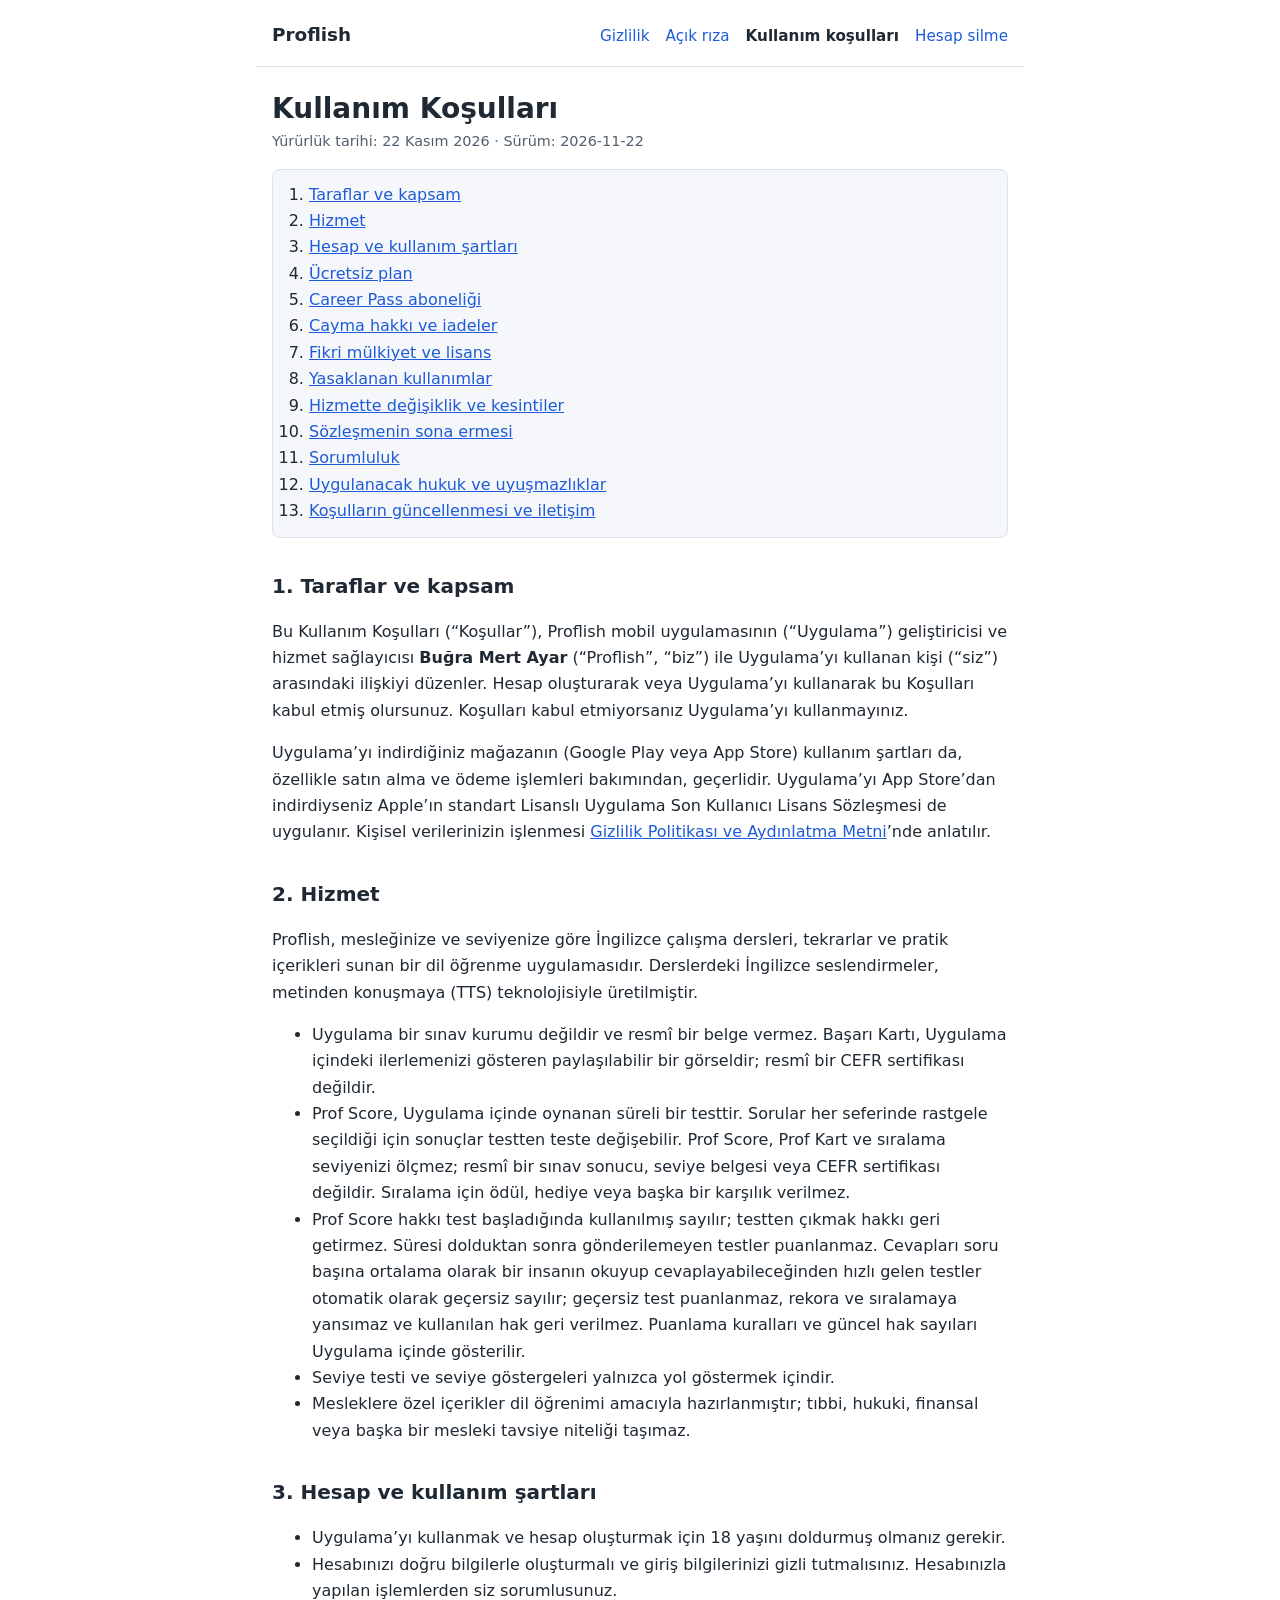
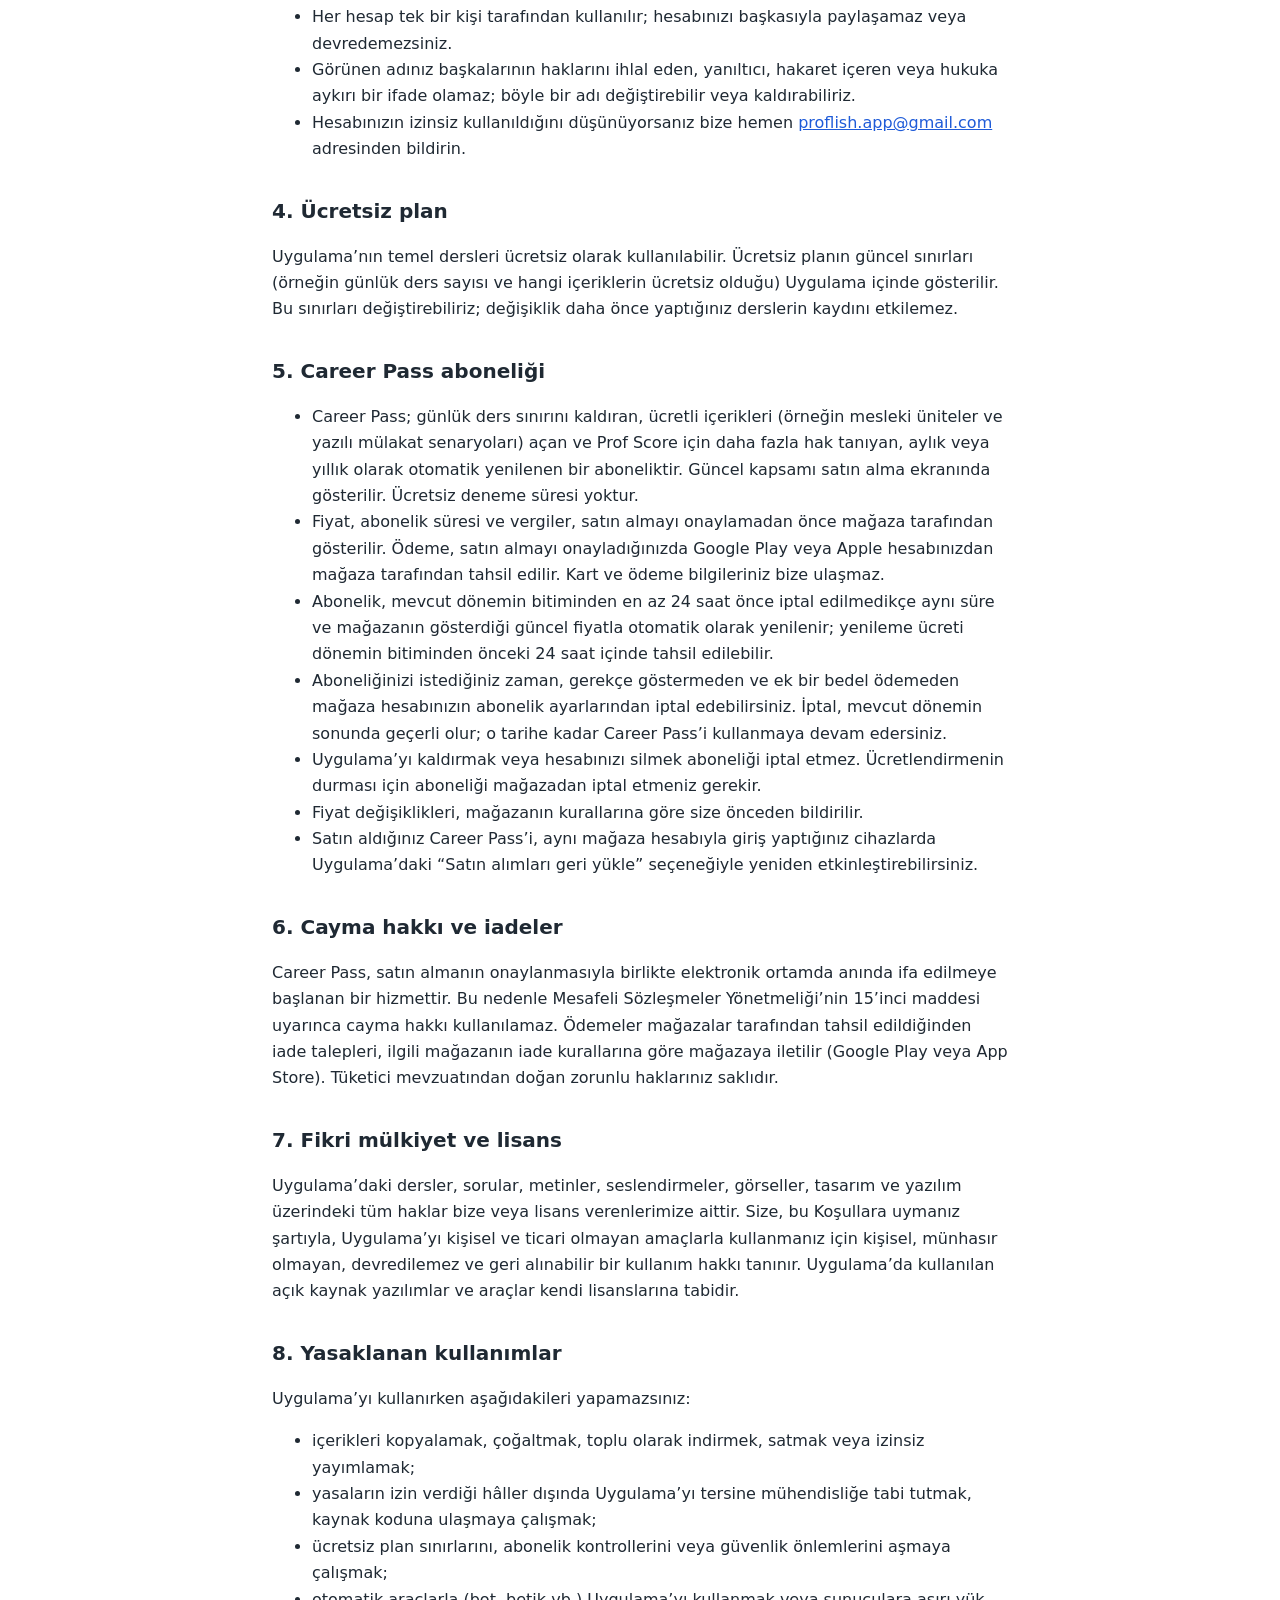
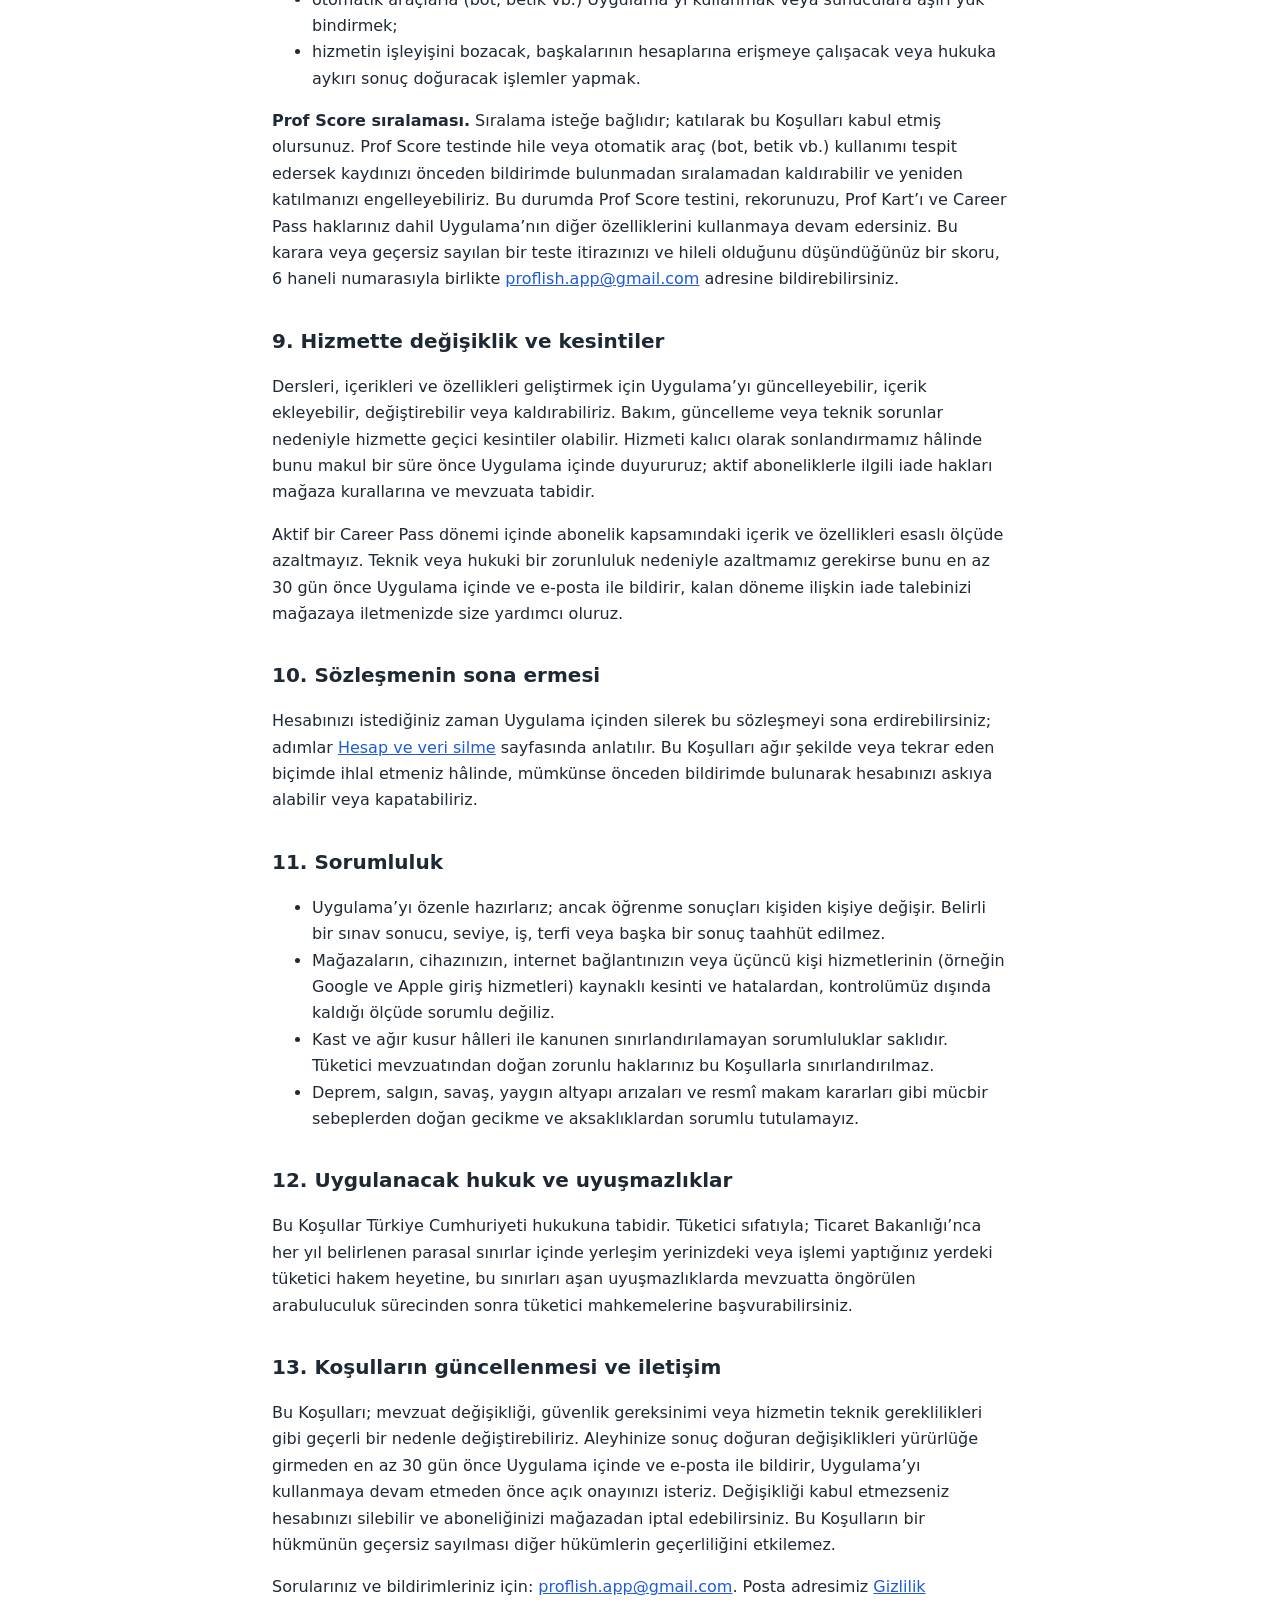
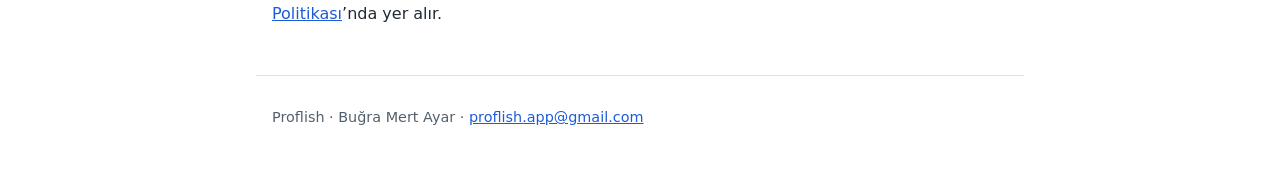
<file: terms.html>
<!doctype html>
<html lang="tr">
  <head>
    <meta charset="utf-8" />
    <meta name="viewport" content="width=device-width, initial-scale=1" />
    <title>Proflish Kullanım Koşulları</title>
    <meta name="description" content="Proflish uygulamasının kullanım koşulları ve Career Pass abonelik koşulları." />
    <link rel="stylesheet" href="style.css" />
  </head>
  <body>
    <header class="site-header">
      <a class="brand" href="index.html">Proflish</a>
      <nav aria-label="Yasal sayfalar">
        <a href="privacy.html">Gizlilik</a>
        <a href="consent.html">Açık rıza</a>
        <a href="terms.html" aria-current="page">Kullanım koşulları</a>
        <a href="delete-account.html">Hesap silme</a>
      </nav>
    </header>

    <main>
      <h1>Kullanım Koşulları</h1>
      <p class="meta">Yürürlük tarihi: 22 Kasım 2026 · Sürüm: 2026-11-22</p>

      <nav class="toc" aria-label="İçindekiler">
        <ol>
          <li><a href="#taraflar">Taraflar ve kapsam</a></li>
          <li><a href="#hizmet">Hizmet</a></li>
          <li><a href="#hesap">Hesap ve kullanım şartları</a></li>
          <li><a href="#ucretsiz">Ücretsiz plan</a></li>
          <li><a href="#career-pass">Career Pass aboneliği</a></li>
          <li><a href="#cayma">Cayma hakkı ve iadeler</a></li>
          <li><a href="#fikri-mulkiyet">Fikri mülkiyet ve lisans</a></li>
          <li><a href="#yasaklar">Yasaklanan kullanımlar</a></li>
          <li><a href="#degisiklik-kesinti">Hizmette değişiklik ve kesintiler</a></li>
          <li><a href="#sona-erme">Sözleşmenin sona ermesi</a></li>
          <li><a href="#sorumluluk">Sorumluluk</a></li>
          <li><a href="#hukuk">Uygulanacak hukuk ve uyuşmazlıklar</a></li>
          <li><a href="#guncelleme">Koşulların güncellenmesi ve iletişim</a></li>
        </ol>
      </nav>

      <h2 id="taraflar">1. Taraflar ve kapsam</h2>
      <p>
        Bu Kullanım Koşulları (“Koşullar”), Proflish mobil uygulamasının (“Uygulama”) geliştiricisi ve hizmet sağlayıcısı
        <strong>Buğra Mert Ayar</strong> (“Proflish”, “biz”) ile Uygulama’yı kullanan kişi (“siz”) arasındaki ilişkiyi
        düzenler. Hesap oluşturarak veya Uygulama’yı kullanarak bu Koşulları kabul etmiş olursunuz. Koşulları kabul
        etmiyorsanız Uygulama’yı kullanmayınız.
      </p>
      <p>
        Uygulama’yı indirdiğiniz mağazanın (Google Play veya App Store) kullanım şartları da, özellikle satın alma ve
        ödeme işlemleri bakımından, geçerlidir. Uygulama’yı App Store’dan indirdiyseniz Apple’ın standart Lisanslı Uygulama
        Son Kullanıcı Lisans Sözleşmesi de uygulanır. Kişisel verilerinizin işlenmesi
        <a href="privacy.html">Gizlilik Politikası ve Aydınlatma Metni</a>’nde anlatılır.
      </p>

      <h2 id="hizmet">2. Hizmet</h2>
      <p>
        Proflish, mesleğinize ve seviyenize göre İngilizce çalışma dersleri, tekrarlar ve pratik içerikleri sunan bir
        dil öğrenme uygulamasıdır. Derslerdeki İngilizce seslendirmeler, metinden konuşmaya (TTS) teknolojisiyle
        üretilmiştir.
      </p>
      <ul>
        <li>
          Uygulama bir sınav kurumu değildir ve resmî bir belge vermez. Başarı Kartı, Uygulama içindeki ilerlemenizi
          gösteren paylaşılabilir bir görseldir; resmî bir CEFR sertifikası değildir.
        </li>
        <li>
          Prof Score, Uygulama içinde oynanan süreli bir testtir. Sorular her seferinde rastgele seçildiği için sonuçlar
          testten teste değişebilir. Prof Score, Prof Kart ve sıralama seviyenizi ölçmez; resmî bir sınav sonucu, seviye
          belgesi veya CEFR sertifikası değildir. Sıralama için ödül, hediye veya başka bir karşılık verilmez.
        </li>
        <li>
          Prof Score hakkı test başladığında kullanılmış sayılır; testten çıkmak hakkı geri getirmez. Süresi dolduktan sonra
          gönderilemeyen testler puanlanmaz. Cevapları soru başına ortalama olarak bir insanın okuyup cevaplayabileceğinden
          hızlı gelen testler otomatik olarak geçersiz sayılır; geçersiz test puanlanmaz, rekora ve sıralamaya yansımaz ve
          kullanılan hak geri verilmez. Puanlama kuralları ve güncel hak sayıları Uygulama içinde gösterilir.
        </li>
        <li>Seviye testi ve seviye göstergeleri yalnızca yol göstermek içindir.</li>
        <li>
          Mesleklere özel içerikler dil öğrenimi amacıyla hazırlanmıştır; tıbbi, hukuki, finansal veya başka bir mesleki
          tavsiye niteliği taşımaz.
        </li>
      </ul>

      <h2 id="hesap">3. Hesap ve kullanım şartları</h2>
      <ul>
        <li>Uygulama’yı kullanmak ve hesap oluşturmak için 18 yaşını doldurmuş olmanız gerekir.</li>
        <li>Hesabınızı doğru bilgilerle oluşturmalı ve giriş bilgilerinizi gizli tutmalısınız. Hesabınızla yapılan işlemlerden siz sorumlusunuz.</li>
        <li>Her hesap tek bir kişi tarafından kullanılır; hesabınızı başkasıyla paylaşamaz veya devredemezsiniz.</li>
        <li>
          Görünen adınız başkalarının haklarını ihlal eden, yanıltıcı, hakaret içeren veya hukuka aykırı bir ifade
          olamaz; böyle bir adı değiştirebilir veya kaldırabiliriz.
        </li>
        <li>
          Hesabınızın izinsiz kullanıldığını düşünüyorsanız bize hemen
          <a href="mailto:proflish.app@gmail.com">proflish.app@gmail.com</a> adresinden bildirin.
        </li>
      </ul>

      <h2 id="ucretsiz">4. Ücretsiz plan</h2>
      <p>
        Uygulama’nın temel dersleri ücretsiz olarak kullanılabilir. Ücretsiz planın güncel sınırları (örneğin günlük ders
        sayısı ve hangi içeriklerin ücretsiz olduğu) Uygulama içinde gösterilir. Bu sınırları değiştirebiliriz;
        değişiklik daha önce yaptığınız derslerin kaydını etkilemez.
      </p>

      <h2 id="career-pass">5. Career Pass aboneliği</h2>
      <ul>
        <li>
          Career Pass; günlük ders sınırını kaldıran, ücretli içerikleri (örneğin mesleki üniteler ve yazılı mülakat
          senaryoları) açan ve Prof Score için daha fazla hak tanıyan, aylık veya yıllık olarak otomatik yenilenen bir
          aboneliktir. Güncel kapsamı satın alma ekranında
          gösterilir. Ücretsiz deneme süresi yoktur.
        </li>
        <li>
          Fiyat, abonelik süresi ve vergiler, satın almayı onaylamadan önce mağaza tarafından gösterilir. Ödeme, satın almayı
          onayladığınızda Google Play veya Apple hesabınızdan mağaza tarafından tahsil edilir. Kart ve ödeme bilgileriniz bize
          ulaşmaz.
        </li>
        <li>
          Abonelik, mevcut dönemin bitiminden en az 24 saat önce iptal edilmedikçe aynı süre ve mağazanın gösterdiği
          güncel fiyatla otomatik olarak yenilenir; yenileme ücreti dönemin bitiminden önceki 24 saat içinde tahsil
          edilebilir.
        </li>
        <li>
          Aboneliğinizi istediğiniz zaman, gerekçe göstermeden ve ek bir bedel ödemeden mağaza hesabınızın abonelik
          ayarlarından iptal edebilirsiniz. İptal, mevcut dönemin sonunda geçerli olur; o tarihe kadar Career Pass’i
          kullanmaya devam edersiniz.
        </li>
        <li>
          Uygulama’yı kaldırmak veya hesabınızı silmek aboneliği iptal etmez. Ücretlendirmenin durması için aboneliği
          mağazadan iptal etmeniz gerekir.
        </li>
        <li>Fiyat değişiklikleri, mağazanın kurallarına göre size önceden bildirilir.</li>
        <li>
          Satın aldığınız Career Pass’i, aynı mağaza hesabıyla giriş yaptığınız cihazlarda Uygulama’daki “Satın alımları
          geri yükle” seçeneğiyle yeniden etkinleştirebilirsiniz.
        </li>
      </ul>

      <h2 id="cayma">6. Cayma hakkı ve iadeler</h2>
      <p>
        Career Pass, satın almanın onaylanmasıyla birlikte elektronik ortamda anında ifa edilmeye başlanan bir hizmettir.
        Bu nedenle Mesafeli Sözleşmeler Yönetmeliği’nin 15’inci maddesi uyarınca cayma hakkı kullanılamaz. Ödemeler mağazalar
        tarafından tahsil edildiğinden iade talepleri, ilgili mağazanın iade kurallarına göre mağazaya iletilir (Google Play
        veya App Store). Tüketici mevzuatından doğan zorunlu haklarınız saklıdır.
      </p>

      <h2 id="fikri-mulkiyet">7. Fikri mülkiyet ve lisans</h2>
      <p>
        Uygulama’daki dersler, sorular, metinler, seslendirmeler, görseller, tasarım ve yazılım üzerindeki tüm haklar bize
        veya lisans verenlerimize aittir. Size, bu Koşullara uymanız şartıyla, Uygulama’yı kişisel ve ticari olmayan
        amaçlarla kullanmanız için kişisel, münhasır olmayan, devredilemez ve geri alınabilir bir kullanım hakkı tanınır.
        Uygulama’da kullanılan açık kaynak yazılımlar ve araçlar kendi lisanslarına tabidir.
      </p>

      <h2 id="yasaklar">8. Yasaklanan kullanımlar</h2>
      <p>Uygulama’yı kullanırken aşağıdakileri yapamazsınız:</p>
      <ul>
        <li>içerikleri kopyalamak, çoğaltmak, toplu olarak indirmek, satmak veya izinsiz yayımlamak;</li>
        <li>yasaların izin verdiği hâller dışında Uygulama’yı tersine mühendisliğe tabi tutmak, kaynak koduna ulaşmaya çalışmak;</li>
        <li>ücretsiz plan sınırlarını, abonelik kontrollerini veya güvenlik önlemlerini aşmaya çalışmak;</li>
        <li>otomatik araçlarla (bot, betik vb.) Uygulama’yı kullanmak veya sunuculara aşırı yük bindirmek;</li>
        <li>hizmetin işleyişini bozacak, başkalarının hesaplarına erişmeye çalışacak veya hukuka aykırı sonuç doğuracak işlemler yapmak.</li>
      </ul>
      <p>
        <strong>Prof Score sıralaması.</strong> Sıralama isteğe bağlıdır; katılarak bu Koşulları kabul etmiş olursunuz.
        Prof Score testinde hile veya otomatik araç (bot, betik vb.) kullanımı tespit edersek kaydınızı önceden bildirimde
        bulunmadan sıralamadan kaldırabilir ve yeniden katılmanızı engelleyebiliriz. Bu durumda Prof Score testini,
        rekorunuzu, Prof Kart’ı ve Career Pass haklarınız dahil Uygulama’nın diğer özelliklerini kullanmaya devam
        edersiniz. Bu karara veya geçersiz sayılan bir teste itirazınızı ve hileli olduğunu düşündüğünüz bir skoru, 6 haneli
        numarasıyla birlikte <a href="mailto:proflish.app@gmail.com">proflish.app@gmail.com</a> adresine
        bildirebilirsiniz.
      </p>

      <h2 id="degisiklik-kesinti">9. Hizmette değişiklik ve kesintiler</h2>
      <p>
        Dersleri, içerikleri ve özellikleri geliştirmek için Uygulama’yı güncelleyebilir, içerik ekleyebilir, değiştirebilir
        veya kaldırabiliriz. Bakım, güncelleme veya teknik sorunlar nedeniyle hizmette geçici kesintiler olabilir. Hizmeti
        kalıcı olarak sonlandırmamız hâlinde bunu makul bir süre önce Uygulama içinde duyururuz; aktif aboneliklerle ilgili
        iade hakları mağaza kurallarına ve mevzuata tabidir.
      </p>
      <p>
        Aktif bir Career Pass dönemi içinde abonelik kapsamındaki içerik ve özellikleri esaslı ölçüde azaltmayız. Teknik
        veya hukuki bir zorunluluk nedeniyle azaltmamız gerekirse bunu en az 30 gün önce Uygulama içinde ve e-posta ile
        bildirir, kalan döneme ilişkin iade talebinizi mağazaya iletmenizde size yardımcı oluruz.
      </p>

      <h2 id="sona-erme">10. Sözleşmenin sona ermesi</h2>
      <p>
        Hesabınızı istediğiniz zaman Uygulama içinden silerek bu sözleşmeyi sona erdirebilirsiniz; adımlar
        <a href="delete-account.html">Hesap ve veri silme</a> sayfasında anlatılır. Bu Koşulları ağır şekilde veya
        tekrar eden biçimde ihlal etmeniz hâlinde, mümkünse önceden bildirimde bulunarak hesabınızı askıya alabilir veya
        kapatabiliriz.
      </p>

      <h2 id="sorumluluk">11. Sorumluluk</h2>
      <ul>
        <li>
          Uygulama’yı özenle hazırlarız; ancak öğrenme sonuçları kişiden kişiye değişir. Belirli bir sınav sonucu, seviye,
          iş, terfi veya başka bir sonuç taahhüt edilmez.
        </li>
        <li>
          Mağazaların, cihazınızın, internet bağlantınızın veya üçüncü kişi hizmetlerinin (örneğin Google ve Apple giriş
          hizmetleri) kaynaklı kesinti ve hatalardan, kontrolümüz dışında kaldığı ölçüde sorumlu değiliz.
        </li>
        <li>
          Kast ve ağır kusur hâlleri ile kanunen sınırlandırılamayan sorumluluklar saklıdır. Tüketici mevzuatından doğan
          zorunlu haklarınız bu Koşullarla sınırlandırılmaz.
        </li>
        <li>
          Deprem, salgın, savaş, yaygın altyapı arızaları ve resmî makam kararları gibi mücbir sebeplerden doğan
          gecikme ve aksaklıklardan sorumlu tutulamayız.
        </li>
      </ul>

      <h2 id="hukuk">12. Uygulanacak hukuk ve uyuşmazlıklar</h2>
      <p>
        Bu Koşullar Türkiye Cumhuriyeti hukukuna tabidir. Tüketici sıfatıyla; Ticaret Bakanlığı’nca her yıl belirlenen
        parasal sınırlar içinde yerleşim yerinizdeki veya işlemi yaptığınız yerdeki tüketici hakem heyetine, bu sınırları
        aşan uyuşmazlıklarda mevzuatta öngörülen arabuluculuk sürecinden sonra tüketici mahkemelerine başvurabilirsiniz.
      </p>

      <h2 id="guncelleme">13. Koşulların güncellenmesi ve iletişim</h2>
      <p>
        Bu Koşulları; mevzuat değişikliği, güvenlik gereksinimi veya hizmetin teknik gereklilikleri gibi geçerli bir
        nedenle değiştirebiliriz. Aleyhinize sonuç doğuran değişiklikleri yürürlüğe girmeden en az 30 gün önce Uygulama
        içinde ve e-posta ile bildirir, Uygulama’yı kullanmaya devam etmeden önce açık onayınızı isteriz. Değişikliği kabul
        etmezseniz hesabınızı silebilir ve aboneliğinizi mağazadan iptal edebilirsiniz. Bu Koşulların bir hükmünün
        geçersiz sayılması diğer hükümlerin geçerliliğini etkilemez.
      </p>
      <p>
        Sorularınız ve bildirimleriniz için: <a href="mailto:proflish.app@gmail.com">proflish.app@gmail.com</a>. Posta
        adresimiz <a href="privacy.html#veri-sorumlusu">Gizlilik Politikası</a>’nda yer alır.
      </p>
    </main>

    <footer class="site-footer">
      <p>Proflish · Buğra Mert Ayar · <a href="mailto:proflish.app@gmail.com">proflish.app@gmail.com</a></p>
    </footer>
  </body>
</html>
</file>
<file: style.css>
:root {
  --bg: #ffffff;
  --surface: #f5f7fa;
  --text: #1f2933;
  --muted: #52606d;
  --border: #d9e2ec;
  --link: #1e5bd8;
  color-scheme: light dark;
}

@media (prefers-color-scheme: dark) {
  :root {
    --bg: #0f141a;
    --surface: #18202a;
    --text: #e4e9ef;
    --muted: #a3b1bf;
    --border: #2c3a48;
    --link: #7aa7ff;
  }
}

* {
  box-sizing: border-box;
}

body {
  margin: 0;
  background: var(--bg);
  color: var(--text);
  font-family: system-ui, -apple-system, 'Segoe UI', Roboto, sans-serif;
  font-size: 1rem;
  line-height: 1.65;
}

a {
  color: var(--link);
}

.site-header,
main,
.site-footer {
  max-width: 48rem;
  margin: 0 auto;
  padding: 0 1rem;
}

.site-header {
  display: flex;
  flex-wrap: wrap;
  align-items: baseline;
  justify-content: space-between;
  gap: 0.5rem 1.5rem;
  padding-top: 1.25rem;
  padding-bottom: 1rem;
  border-bottom: 1px solid var(--border);
}

.brand {
  font-weight: 700;
  font-size: 1.15rem;
  color: var(--text);
  text-decoration: none;
}

.site-header nav {
  display: flex;
  flex-wrap: wrap;
  gap: 0.25rem 1rem;
  font-size: 0.95rem;
}

.site-header nav a {
  text-decoration: none;
}

.site-header nav a[aria-current='page'] {
  color: var(--text);
  font-weight: 600;
}

main {
  padding-top: 1.5rem;
  padding-bottom: 2rem;
}

h1 {
  font-size: 1.75rem;
  line-height: 1.25;
  margin: 0 0 0.25rem;
}

h2 {
  font-size: 1.25rem;
  margin: 2rem 0 0.5rem;
  scroll-margin-top: 1rem;
}

h3 {
  font-size: 1.05rem;
  margin: 1.25rem 0 0.25rem;
}

.meta {
  color: var(--muted);
  font-size: 0.9rem;
  margin-top: 0;
}

.toc,
.notice {
  background: var(--surface);
  border: 1px solid var(--border);
  border-radius: 0.5rem;
  padding: 0.75rem 1rem;
}

.toc ol {
  margin: 0;
  padding-left: 1.25rem;
}

.table-wrap {
  overflow-x: auto;
  margin: 0.75rem 0;
}

table {
  border-collapse: collapse;
  width: 100%;
  font-size: 0.93rem;
}

th,
td {
  border: 1px solid var(--border);
  padding: 0.5rem 0.65rem;
  text-align: left;
  vertical-align: top;
}

thead th {
  background: var(--surface);
}

tbody th {
  font-weight: 600;
}

.consent-statement {
  border-left: 4px solid var(--link);
  background: var(--surface);
  padding: 0.75rem 1rem;
  border-radius: 0 0.5rem 0.5rem 0;
}

.site-footer {
  border-top: 1px solid var(--border);
  padding-top: 1rem;
  padding-bottom: 2rem;
  color: var(--muted);
  font-size: 0.9rem;
}
</file>
